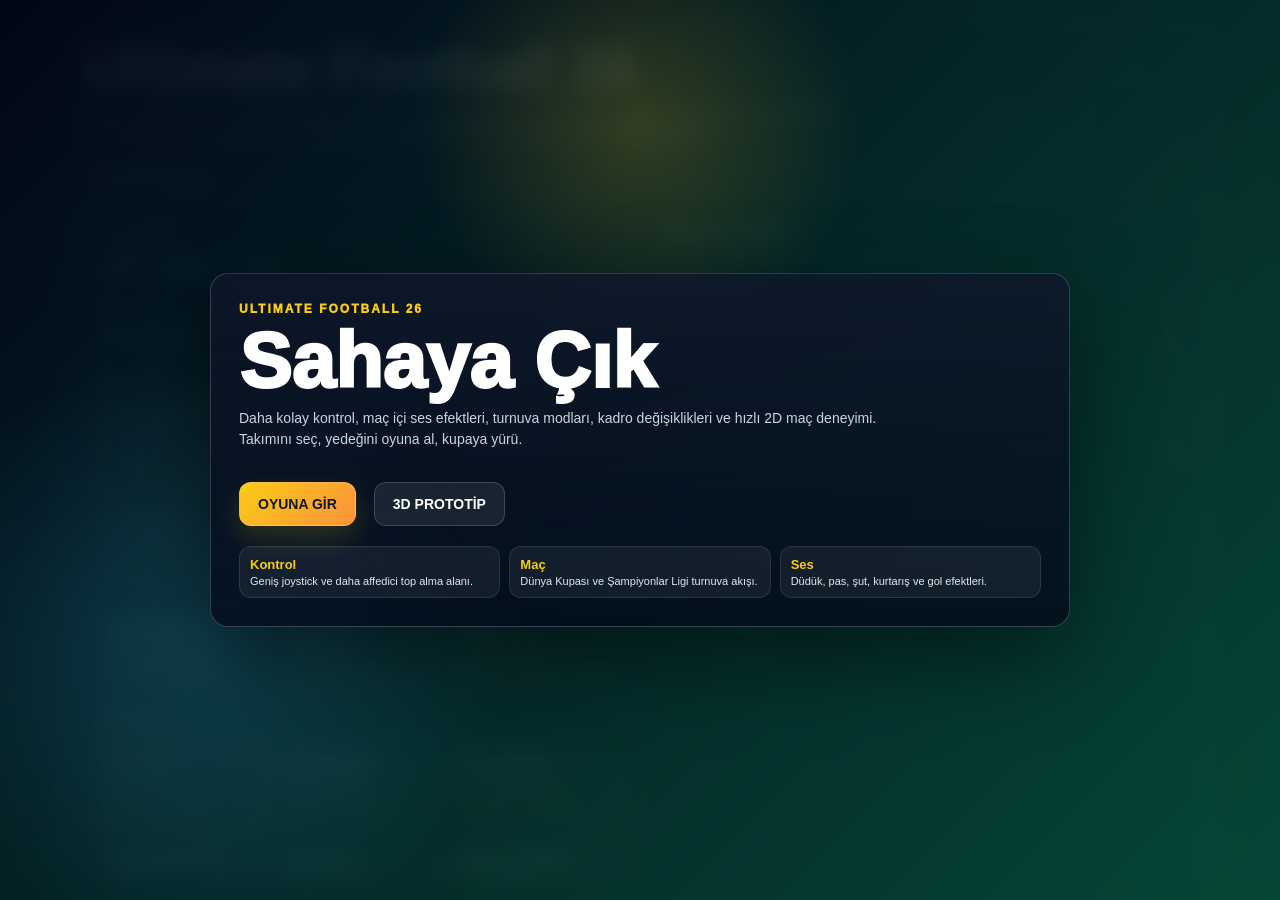
<file: index.html>
<!DOCTYPE html>
<html lang="tr">
<head>
  <meta charset="UTF-8">
  <meta name="viewport" content="width=device-width, initial-scale=1.0">
  <title>Ultimate Football 26</title>
  <meta http-equiv="refresh" content="0; url=football-game/ultimate-football-26.html">
  <link rel="canonical" href="football-game/ultimate-football-26.html">
  <style>
    html, body {
      height: 100%;
      margin: 0;
      display: grid;
      place-items: center;
      background: #020617;
      color: #f8fafc;
      font-family: Arial, sans-serif;
    }
    a { color: #38bdf8; font-weight: 700; }
  </style>
</head>
<body>
  <a href="football-game/ultimate-football-26.html">Oyunu aç</a>
</body>
</html>
</file>
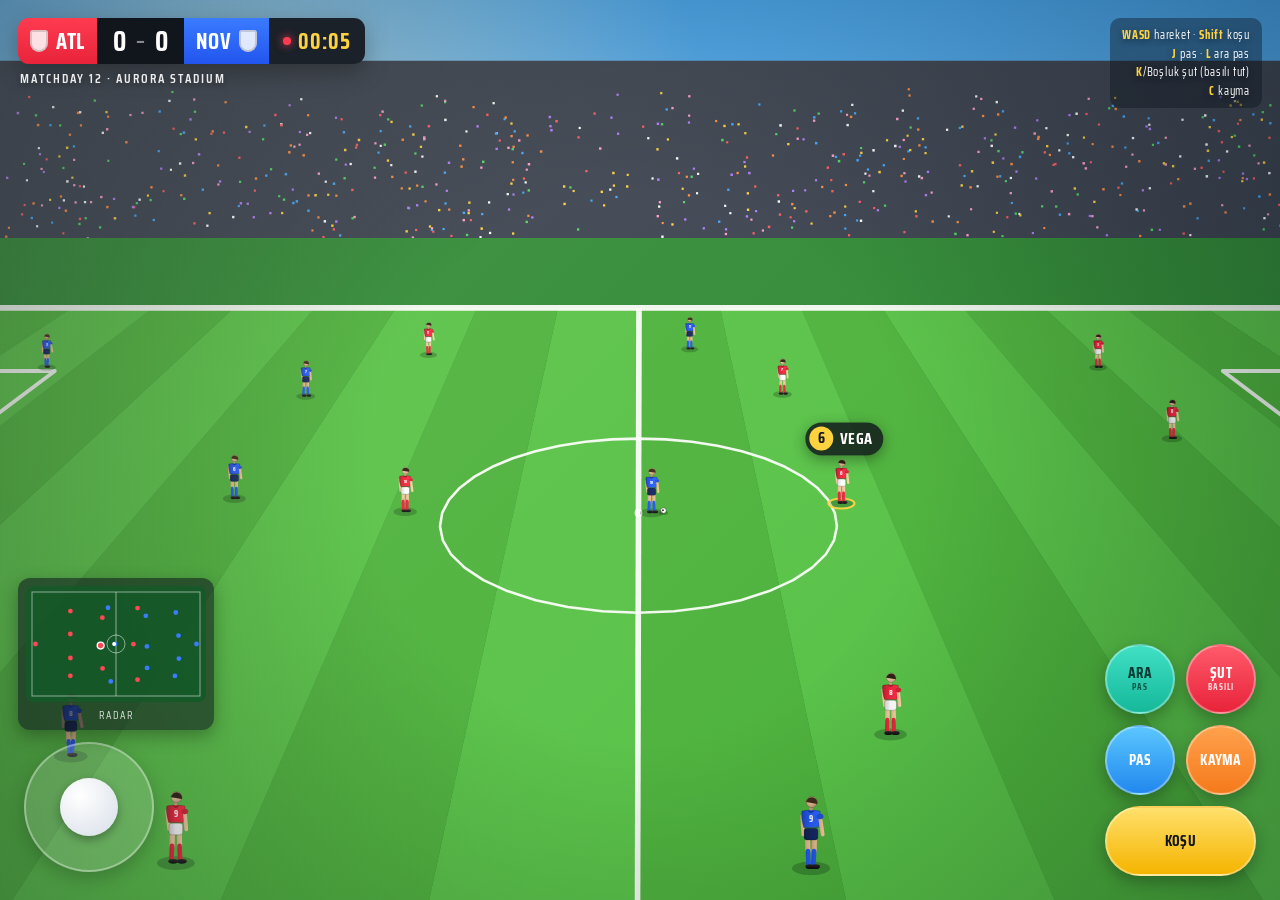
<file: football-game/fc-26/index.html>
<!DOCTYPE html>
<html lang="en">
<head>
<meta charset="UTF-8" />
<meta name="viewport" content="width=device-width, initial-scale=1, maximum-scale=1, user-scalable=no" />
<title>FC Pitch 3D — Match</title>
<link rel="preconnect" href="https://fonts.googleapis.com" />
<link rel="preconnect" href="https://fonts.gstatic.com" crossorigin />
<link href="https://fonts.googleapis.com/css2?family=Saira+Condensed:wght@600;700&family=Archivo:wght@600;700;800&display=swap" rel="stylesheet" />
<style>
  * { margin: 0; padding: 0; box-sizing: border-box; -webkit-tap-highlight-color: transparent; }
  html, body { width: 100%; height: 100%; overflow: hidden; background: #8fd3ff; font-family: 'Archivo', system-ui, sans-serif; user-select: none; }
  #c { display: block; width: 100vw; height: 100vh; }

  /* ---------- HUD ---------- */
  .hud { position: fixed; inset: 0; pointer-events: none; z-index: 10; }

  /* scoreboard top-left */
  .scoreboard {
    position: absolute; top: 18px; left: 18px; display: flex; align-items: stretch;
    height: 46px; border-radius: 11px; overflow: hidden;
    box-shadow: 0 8px 24px rgba(0,0,0,.28); font-family: 'Saira Condensed', sans-serif;
    backdrop-filter: blur(4px);
  }
  .sb-team { display: flex; align-items: center; gap: 8px; padding: 0 12px; color: #fff; font-weight: 700; font-size: 22px; letter-spacing: .5px; }
  .sb-team.home { background: linear-gradient(180deg, #ff3b50, #e8233a); }
  .sb-team.away { background: linear-gradient(180deg, #3a7bff, #2255ee); }
  .crest { width: 18px; height: 22px; border-radius: 3px 3px 9px 9px; background: rgba(255,255,255,.85); box-shadow: inset 0 0 0 2px rgba(0,0,0,.15); }
  .sb-score { display: flex; align-items: center; gap: 10px; padding: 0 16px; background: #11151c; color: #fff; font-size: 28px; font-weight: 700; }
  .sb-score .dash { opacity: .5; font-size: 20px; }
  .sb-clock { display: flex; align-items: center; gap: 7px; padding: 0 14px; background: #1b2129; color: #ffd23f; font-size: 22px; font-weight: 700; letter-spacing: 1px; }
  .live { width: 8px; height: 8px; border-radius: 50%; background: #ff3b50; box-shadow: 0 0 8px #ff3b50; animation: blink 1.4s infinite; }
  @keyframes blink { 0%,100% { opacity: 1; } 50% { opacity: .3; } }
  .matchday { position: absolute; top: 68px; left: 20px; color: #fff; font-family: 'Saira Condensed'; font-size: 13px; font-weight: 600; letter-spacing: 2px; text-shadow: 0 2px 6px rgba(0,0,0,.4); opacity: .9; }

  /* radar — lower-left, above the joystick */
  .radar-wrap { position: absolute; bottom: 170px; left: 18px; padding: 6px; background: rgba(12,18,28,.55); border-radius: 12px; box-shadow: 0 6px 18px rgba(0,0,0,.3); }
  #radar { display: block; border-radius: 8px; }
  .radar-lbl { color: #fff; font-family: 'Saira Condensed'; font-size: 11px; letter-spacing: 2px; text-align: center; margin-top: 3px; opacity: .8; }

  /* shot power meter (center-bottom) */
  .power-wrap { position: absolute; bottom: 92px; left: 50%; transform: translateX(-50%); width: 240px; opacity: 0; transition: opacity .12s; }
  .power-wrap.show { opacity: 1; }
  .power-lbl { color: #fff; font-family: 'Saira Condensed'; font-size: 13px; letter-spacing: 3px; text-align: center; margin-bottom: 5px; text-shadow: 0 2px 6px rgba(0,0,0,.5); }
  .power-bar { height: 14px; border-radius: 8px; background: rgba(0,0,0,.45); overflow: hidden; box-shadow: inset 0 1px 3px rgba(0,0,0,.5); }
  #powerFill { height: 100%; width: 0%; border-radius: 8px; background: linear-gradient(90deg, #4cd964, #ffd23f 55%, #ff3b50); transition: width .05s linear; }

  /* floating player name tag */
  .name-tag { position: absolute; display: none; align-items: center; gap: 6px; transform: translate(-50%, -120%); pointer-events: none;
    background: rgba(17,21,28,.82); padding: 4px 10px 4px 4px; border-radius: 20px; box-shadow: 0 4px 14px rgba(0,0,0,.35); }
  .name-tag .num { background: #ffd23f; color: #11151c; font-family: 'Saira Condensed'; font-weight: 700; font-size: 15px; min-width: 24px; height: 24px; border-radius: 14px; display: flex; align-items: center; justify-content: center; padding: 0 4px; }
  .name-tag .nm { color: #fff; font-family: 'Saira Condensed'; font-weight: 700; font-size: 16px; letter-spacing: .6px; }

  /* GOAL flash */
  .goal-flash { position: absolute; inset: 0; display: flex; align-items: center; justify-content: center; font-family: 'Saira Condensed'; font-weight: 700; font-size: 16vw; color: #fff; -webkit-text-stroke: 3px #11151c; text-shadow: 0 10px 40px rgba(0,0,0,.4); opacity: 0; transform: scale(.6); transition: all .35s cubic-bezier(.2,1.4,.4,1); letter-spacing: 4px; }
  .goal-flash.show { opacity: 1; transform: scale(1); }

  /* ---------- on-screen controls ---------- */
  .controls { pointer-events: none; }
  .joy { position: absolute; bottom: 28px; left: 24px; width: 130px; height: 130px; border-radius: 50%; background: rgba(255,255,255,.14); border: 2px solid rgba(255,255,255,.35); pointer-events: auto; touch-action: none; box-shadow: 0 6px 18px rgba(0,0,0,.2); }
  .joy-knob { position: absolute; top: 50%; left: 50%; width: 58px; height: 58px; margin: -29px 0 0 -29px; border-radius: 50%; background: radial-gradient(circle at 35% 30%, #fff, #d7dee8); box-shadow: 0 4px 10px rgba(0,0,0,.3); }
  .btns { position: absolute; bottom: 24px; right: 24px; display: grid; grid-template-columns: 70px 70px; grid-auto-rows: 70px; gap: 11px; pointer-events: none; }
  .btn { pointer-events: auto; touch-action: none; border-radius: 50%; display: flex; flex-direction: column; align-items: center; justify-content: center; color: #fff; font-family: 'Saira Condensed'; font-weight: 700; font-size: 15px; letter-spacing: .3px; box-shadow: 0 6px 16px rgba(0,0,0,.28); border: 2px solid rgba(255,255,255,.35); transition: transform .06s; cursor: pointer; text-align: center; line-height: 1; }
  .btn:active { transform: scale(.92); }
  .btn small { font-size: 9px; opacity: .8; letter-spacing: 1px; margin-top: 2px; }
  #btnThrough { grid-column: 1; grid-row: 1; background: linear-gradient(180deg,#3fe0c4,#16b89a); color:#063b32; }
  #btnShoot { grid-column: 2; grid-row: 1; background: linear-gradient(180deg,#ff5a6a,#e8233a); }
  #btnPass { grid-column: 1; grid-row: 2; background: linear-gradient(180deg,#5bc6ff,#2288ee); }
  #btnSlide { grid-column: 2; grid-row: 2; background: linear-gradient(180deg,#ffa14d,#f57a1b); }
  #btnSprint { grid-column: 1 / span 2; grid-row: 3; border-radius: 36px; background: linear-gradient(180deg,#ffe06b,#f5b400); color:#11151c; }

  .help { position: absolute; top: 18px; right: 18px; text-align: right; color: #fff; font-size: 12px; line-height: 1.55; font-family: 'Saira Condensed'; letter-spacing: .8px; text-shadow: 0 2px 6px rgba(0,0,0,.45); background: rgba(12,18,28,.4); padding: 8px 12px; border-radius: 10px; }
  .help b { color: #ffd23f; }
  @media (max-width: 720px) { .help { display: none; } .joy { transform: translateX(0); left: 26px; } }

  /* loading / error overlay */
  #loading { position: fixed; inset: 0; z-index: 50; display: flex; flex-direction: column; align-items: center; justify-content: center; gap: 18px; background: linear-gradient(160deg,#1b9c4b,#0f7a39); color: #fff; font-family: 'Saira Condensed', sans-serif; }
  #loading .ball { width: 46px; height: 46px; border-radius: 50%; background: #fff; box-shadow: inset -6px -6px 0 rgba(0,0,0,.12), 0 6px 16px rgba(0,0,0,.3); animation: spin 1s linear infinite; }
  @keyframes spin { to { transform: rotate(360deg); } }
  #loading .ldt { font-size: 20px; letter-spacing: 3px; opacity: .95; }
  #loading .err { display: none; max-width: 320px; text-align: center; font-size: 16px; line-height: 1.5; letter-spacing: 1px; }
  #loading.failed .ball, #loading.failed .ldt { display: none; }
  #loading.failed .err { display: block; }
</style>
</head>
<body>
<canvas id="c"></canvas>

<div class="hud">
  <div class="scoreboard">
    <div class="sb-team home"><span class="crest"></span>ATL</div>
    <div class="sb-score"><span id="scH">0</span><span class="dash">–</span><span id="scA">0</span></div>
    <div class="sb-team away">NOV<span class="crest"></span></div>
    <div class="sb-clock"><span class="live"></span><span id="clock">00:00</span></div>
  </div>
  <div class="matchday">MATCHDAY 12 · AURORA STADIUM</div>

  <div class="help">
    <b>WASD</b> hareket · <b>Shift</b> koşu<br />
    <b>J</b> pas · <b>L</b> ara pas<br />
    <b>K</b>/Boşluk şut (basılı tut)<br />
    <b>C</b> kayma
  </div>

  <div class="radar-wrap">
    <canvas id="radar" width="184" height="120"></canvas>
    <div class="radar-lbl">RADAR</div>
  </div>

  <div class="power-wrap" id="powerWrap">
    <div class="power-lbl">SHOT POWER</div>
    <div class="power-bar"><div id="powerFill"></div></div>
  </div>

  <div class="name-tag" id="nameTag"><span class="num">10</span><span class="nm">PLAYER</span></div>

  <div class="goal-flash" id="goalFlash">GOAL!</div>
</div>

<div id="loading">
  <div class="ball"></div>
  <div class="ldt">SAHA YÜKLENİYOR…</div>
  <div class="err">3B motor yüklenemedi.<br />İnternet bağlantını kontrol edip sayfayı yenile.</div>
</div>

<div class="controls">
  <div class="joy" id="joy"><div class="joy-knob" id="joyKnob"></div></div>
  <div class="btns">
    <div class="btn" id="btnThrough">ARA<small>PAS</small></div>
    <div class="btn" id="btnShoot">ŞUT<small>BASILI</small></div>
    <div class="btn" id="btnPass">PAS</div>
    <div class="btn" id="btnSlide">KAYMA</div>
    <div class="btn" id="btnSprint">KOŞU</div>
  </div>
</div>

<script src="render.js"></script>
<script src="game.js"></script>
</body>
</html>
</file>
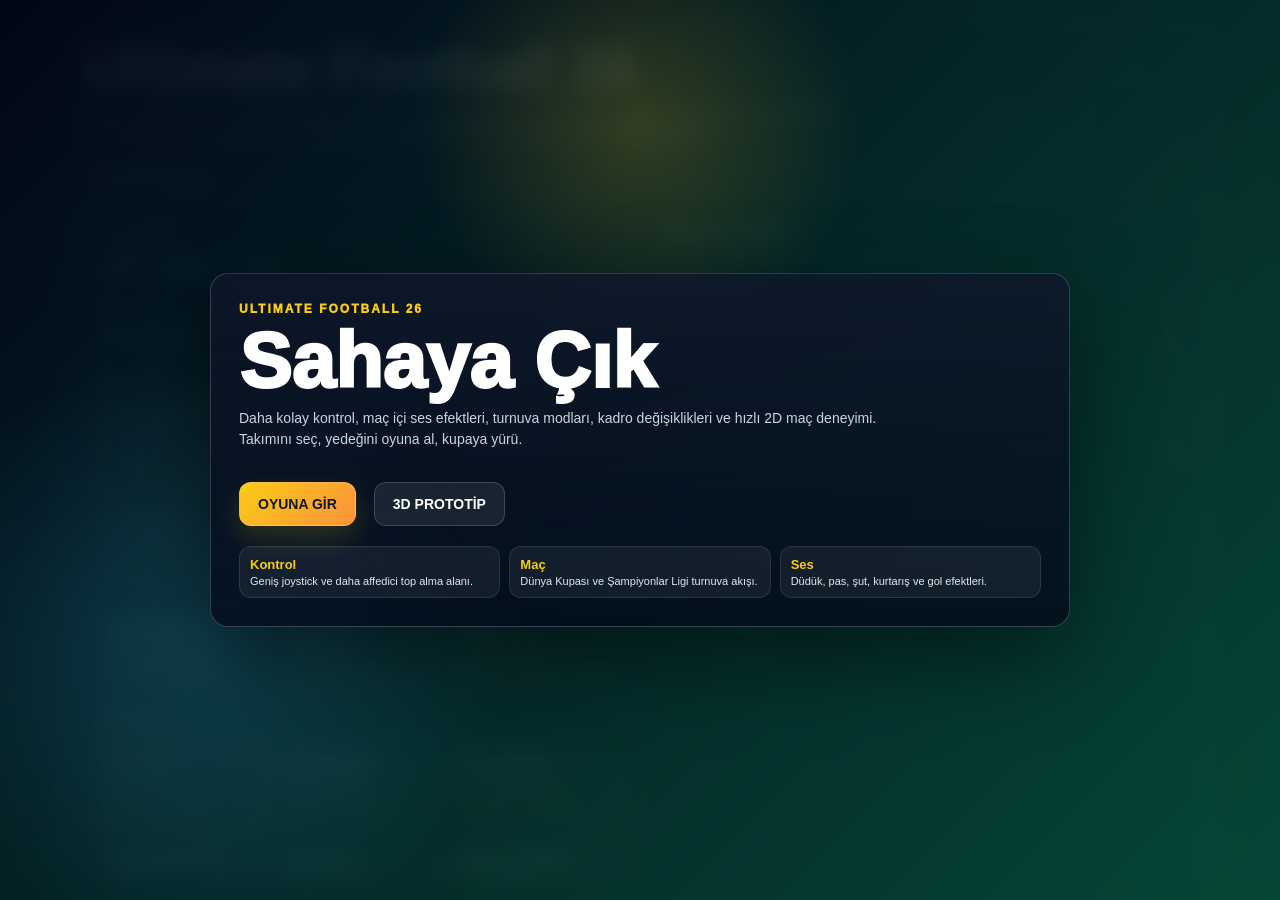
<file: football-game/ultimate-football-26.html>
<!DOCTYPE html>
<html lang="tr">
<head>
  <meta charset="UTF-8">
  <meta name="viewport" content="width=device-width, initial-scale=1.0, maximum-scale=1.0, user-scalable=no">
  <meta name="description" content="Ultimate Football 26 - 2D futbol oyunu, turnuva modu ve maç içi ses efektleri.">
  <meta name="theme-color" content="#064e3b">
  <meta name="mobile-web-app-capable" content="yes">
  <meta name="apple-mobile-web-app-capable" content="yes">
  <meta name="apple-mobile-web-app-status-bar-style" content="black-translucent">
  <meta name="apple-mobile-web-app-title" content="UF 26">
  <title>Ultimate Football 26 - 2D Tactical</title>
  <link rel="manifest" href="manifest.json">
  <link rel="apple-touch-icon" href="assets/icon-192.svg">
  <link rel="icon" type="image/svg+xml" href="assets/icon-192.svg">
  <style>
    *{box-sizing:border-box;margin:0;padding:0;user-select:none;-webkit-user-select:none;touch-action:manipulation;font-family:Inter,Arial,sans-serif}
    html,body{width:100%;height:100%;overflow:hidden;background:#020617;color:white}
    #app{position:fixed;inset:0;background:radial-gradient(circle at 50% -10%,rgba(255,255,255,.24),transparent 18%),#064e3b}
    canvas{position:fixed;inset:0;width:100%;height:100%;display:block}
    #hud{position:fixed;top:10px;left:50%;transform:translateX(-50%);z-index:20;display:flex;align-items:center;gap:12px;padding:9px 13px;border:1px solid rgba(255,255,255,.16);border-radius:18px;background:rgba(2,6,23,.72);backdrop-filter:blur(8px);box-shadow:0 12px 28px rgba(0,0,0,.28)}
    .team{min-width:86px;text-align:center;font-size:12px;font-weight:900;white-space:nowrap;overflow:hidden;text-overflow:ellipsis}.home{color:#7dd3fc}.away{color:#fda4af}
    #score{min-width:86px;text-align:center;font-size:24px;font-weight:1000}#clock{min-width:56px;font-size:13px;font-weight:900;color:#e2e8f0}
    #msg{position:fixed;top:62px;left:50%;transform:translateX(-50%);z-index:20;max-width:min(620px,calc(100vw - 28px));padding:8px 13px;border:1px solid rgba(255,255,255,.14);border-radius:999px;background:rgba(2,6,23,.62);font-size:13px;font-weight:800;text-align:center}
    #pauseBtn{position:fixed;top:12px;right:16px;z-index:24;width:42px;height:42px;border-radius:50%;border:1px solid rgba(255,255,255,.22);background:rgba(2,6,23,.62);color:white;font-size:18px;font-weight:1000}
    #radar{position:fixed;right:14px;top:88px;width:168px;height:102px;z-index:18;border:2px solid rgba(255,255,255,.34);border-radius:9px;background:rgba(5,46,22,.62);overflow:hidden;backdrop-filter:blur(6px)}
    #radar:before{content:"";position:absolute;left:50%;top:0;bottom:0;border-left:1px solid rgba(255,255,255,.35)}.dot{position:absolute;width:7px;height:7px;border-radius:50%;transform:translate(-50%,-50%)}.dot.b{background:#38bdf8}.dot.r{background:#fb7185}.dot.ball{width:6px;height:6px;background:white}
    #stats{position:fixed;left:14px;top:91px;z-index:18;width:198px;padding:12px;border:1px solid rgba(255,255,255,.14);border-radius:14px;background:rgba(2,6,23,.58);backdrop-filter:blur(8px)}
    #stats h3{font-size:12px;color:#cbd5e1;margin-bottom:8px;letter-spacing:.4px}.stat{font-size:11px;color:#e5e7eb;margin:6px 0;display:flex;justify-content:space-between;gap:8px}.stat b{color:#facc15}
    #stick{position:fixed;left:24px;bottom:24px;width:156px;height:156px;z-index:25;border-radius:50%;border:2px solid rgba(255,255,255,.24);background:rgba(2,6,23,.34);box-shadow:inset 0 0 28px rgba(255,255,255,.08),0 12px 26px rgba(0,0,0,.28);backdrop-filter:blur(6px);touch-action:none}
    #knob{position:absolute;left:50%;top:50%;width:62px;height:62px;border-radius:50%;border:3px solid rgba(255,255,255,.92);background:rgba(248,250,252,.86);transform:translate(-50%,-50%);box-shadow:0 8px 18px rgba(0,0,0,.34)}
    #actions{position:fixed;right:18px;bottom:14px;z-index:25;width:286px;height:220px;touch-action:none}.btn{position:absolute;display:grid;place-items:center;border-radius:50%;border:3px solid rgba(255,255,255,.8);color:white;font-size:11px;font-weight:1000;text-align:center;box-shadow:0 10px 22px rgba(0,0,0,.34);backdrop-filter:blur(5px);touch-action:none}.btn:active,.btn.active{transform:scale(.92);filter:brightness(1.18)}
    #shoot{right:0;top:48px;width:90px;height:90px;background:rgba(225,29,72,.82);font-size:15px}#pass{right:94px;top:112px;width:74px;height:74px;background:rgba(37,99,235,.82)}#through{right:91px;top:26px;width:74px;height:74px;background:rgba(126,34,206,.82)}
    #sprint{right:5px;top:150px;width:68px;height:68px;background:rgba(22,163,74,.82)}#switch{right:177px;top:11px;width:62px;height:62px;background:rgba(14,165,233,.72)}#skill{right:177px;top:88px;width:66px;height:66px;background:rgba(250,204,21,.82);color:#172554}#tackle{right:207px;top:154px;width:64px;height:64px;background:rgba(234,88,12,.82)}
    #power{position:fixed;right:28px;bottom:247px;z-index:26;width:210px;height:12px;border:1px solid rgba(255,255,255,.28);border-radius:999px;background:rgba(0,0,0,.38);overflow:hidden;opacity:0}#powerFill{height:100%;width:0;background:linear-gradient(90deg,#22c55e,#facc15,#ef4444)}
    .overlay{position:fixed;inset:0;z-index:50;display:grid;place-items:center;padding:22px;background:radial-gradient(circle at 25% 20%,rgba(56,189,248,.2),transparent 25%),radial-gradient(circle at 78% 24%,rgba(251,113,133,.2),transparent 26%),rgba(2,6,23,.9);backdrop-filter:blur(10px);touch-action:pan-y}
    #intro{z-index:90;background:radial-gradient(circle at 50% 14%,rgba(250,204,21,.18),transparent 22%),radial-gradient(circle at 16% 72%,rgba(56,189,248,.18),transparent 24%),linear-gradient(135deg,rgba(2,6,23,.96),rgba(6,78,59,.88))}
    .introBox{width:min(860px,calc(100vw - 30px));padding:28px;border:1px solid rgba(255,255,255,.18);border-radius:18px;background:linear-gradient(180deg,rgba(15,23,42,.86),rgba(2,6,23,.72));box-shadow:0 30px 90px rgba(0,0,0,.46);text-align:left}
    .introKicker{color:#facc15;font-size:12px;font-weight:1000;letter-spacing:2px;margin-bottom:10px}.introTitle{font-size:clamp(38px,8vw,78px);line-height:.9;font-weight:1000;margin-bottom:12px}.introText{max-width:640px;color:#cbd5e1;font-size:14px;line-height:1.5}.introActions{display:flex;flex-wrap:wrap;gap:10px;margin-top:20px}.introMeta{display:grid;grid-template-columns:repeat(3,minmax(0,1fr));gap:9px;margin-top:20px}.introMeta div{padding:10px;border:1px solid rgba(255,255,255,.1);border-radius:12px;background:rgba(255,255,255,.06);font-size:11px;color:#e2e8f0}.introMeta b{display:block;color:#facc15;font-size:13px;margin-bottom:3px}
    .card{width:min(1160px,calc(100vw - 28px));max-height:calc(100vh - 36px);overflow:auto;-webkit-overflow-scrolling:touch;overscroll-behavior:contain;touch-action:pan-y;padding:22px;border:1px solid rgba(255,255,255,.16);border-radius:18px;background:rgba(15,23,42,.84);box-shadow:0 28px 80px rgba(0,0,0,.44)}
    .title{font-size:clamp(32px,6vw,58px);line-height:.95;font-weight:1000;margin-bottom:8px}.sub{max-width:780px;color:#cbd5e1;font-size:14px;line-height:1.45;margin-bottom:16px}
    .grid{display:grid;grid-template-columns:1fr 1fr;gap:14px}.panel{padding:14px;border:1px solid rgba(255,255,255,.12);border-radius:14px;background:rgba(2,6,23,.42)}.panel h2{font-size:15px;margin-bottom:10px}
    .teams{display:grid;grid-template-columns:repeat(3,minmax(0,1fr));gap:9px;max-height:300px;overflow:auto;-webkit-overflow-scrolling:touch;touch-action:pan-y}.teamCard{min-height:92px;text-align:left;cursor:pointer;padding:11px;border:2px solid rgba(255,255,255,.12);border-radius:12px;background:rgba(255,255,255,.06);color:white}.teamCard.selected{border-color:#facc15;box-shadow:0 0 0 4px rgba(250,204,21,.12)}.teamCard b{display:block;font-size:15px;margin-bottom:4px}.teamCard span{display:block;color:#cbd5e1;font-size:11px}.stars{color:#facc15;font-size:12px;margin-top:6px}
    .chips{display:flex;flex-wrap:wrap;gap:8px;margin:8px 0 12px}.chip,.primary,.ghost{cursor:pointer;border:1px solid rgba(255,255,255,.16);border-radius:999px;padding:9px 12px;background:rgba(255,255,255,.07);color:#e2e8f0;font-size:12px;font-weight:900}.chip.active{border-color:#38bdf8;background:rgba(56,189,248,.22);color:white}
    .primary,.ghost{border-radius:12px;margin-top:12px;padding:13px 18px;color:#111827;background:linear-gradient(135deg,#facc15,#fb923c);font-size:14px;box-shadow:0 12px 28px rgba(250,204,21,.16)}.ghost{margin-left:8px;color:white;background:rgba(255,255,255,.08);box-shadow:none}
    .squad{display:grid;grid-template-columns:1fr 1fr;gap:10px}.list{display:grid;gap:6px}.playerRow{display:grid;grid-template-columns:34px 1fr 32px;gap:7px;align-items:center;padding:7px 8px;border:1px solid rgba(255,255,255,.08);border-radius:9px;background:rgba(0,0,0,.22);font-size:11px;cursor:pointer}.playerRow.selected{border-color:#facc15;background:rgba(250,204,21,.12)}.role{color:#38bdf8;font-weight:1000}.pname{white-space:nowrap;overflow:hidden;text-overflow:ellipsis}.ovr{color:#facc15;font-weight:1000;text-align:right}.hint{color:#94a3b8;font-size:11px;line-height:1.35;margin:8px 0 10px}
    #pause,#end{display:none}.endCard{text-align:center;max-width:560px}.endTitle{font-size:42px;font-weight:1000;margin-bottom:8px}
    @media(max-width:860px){#stats{display:none}#radar{width:130px;height:78px;right:9px;top:78px}#hud{transform:translateX(-50%) scale(.88);transform-origin:top center}#msg{top:58px;font-size:11px}#stick{left:10px;bottom:8px;width:172px;height:172px;transform:scale(.9);transform-origin:left bottom}#knob{width:70px;height:70px}#actions{right:6px;bottom:3px;transform:scale(.9);transform-origin:right bottom}.overlay{place-items:start center;padding:12px}.grid,.squad,.introMeta{grid-template-columns:1fr}.teams{grid-template-columns:repeat(2,minmax(0,1fr));max-height:230px}.card{padding:16px;max-height:calc(100dvh - 24px)}.introBox{padding:20px}}
  </style>
</head>
<body>
<div id="app">
  <canvas id="field"></canvas>
  <div id="hud"><div class="team home" id="homeName">RMA</div><div id="score">0 - 0</div><div class="team away" id="awayName">BAR</div><div id="clock">00:00</div></div>
  <div id="msg">Takımını seç, kadrodan yedeği ilk 11'e al ve maça başla.</div><button id="pauseBtn">Ⅱ</button>
  <div id="stats"><h3>SEÇİLİ OYUNCU</h3><div class="stat"><span>İsim</span><b id="stName">-</b></div><div class="stat"><span>Rol</span><b id="stRole">-</b></div><div class="stat"><span>Şut</span><b id="stShot">-</b></div><div class="stat"><span>Pas</span><b id="stPass">-</b></div><div class="stat"><span>Enerji</span><b id="stEnergy">-</b></div></div>
  <div id="radar"></div><div id="stick"><div id="knob"></div></div><div id="power"><div id="powerFill"></div></div>
  <div id="actions"><div class="btn" id="switch">OYUNCU<br>DEĞİŞ</div><div class="btn" id="through">ARA<br>PAS</div><div class="btn" id="shoot">ŞUT</div><div class="btn" id="pass">PAS</div><div class="btn" id="sprint">SPRINT</div><div class="btn" id="skill">ÇALIM</div><div class="btn" id="tackle">TOP<br>KAP</div></div>
  <div class="overlay" id="intro"><div class="introBox"><div class="introKicker">ULTIMATE FOOTBALL 26</div><div class="introTitle">Sahaya Çık</div><div class="introText">Daha kolay kontrol, maç içi ses efektleri, turnuva modları, kadro değişiklikleri ve hızlı 2D maç deneyimi. Takımını seç, yedeğini oyuna al, kupaya yürü.</div><div class="introActions"><button class="primary" id="enterGame">OYUNA GİR</button><button class="ghost" id="installApp" type="button" style="display:none">UYGULAMA OLARAK KUR</button><a class="ghost" href="fc-26/" target="_blank" rel="noopener noreferrer" style="text-decoration:none">3D PROTOTİP</a></div><div class="introMeta"><div><b>Kontrol</b>Geniş joystick ve daha affedici top alma alanı.</div><div><b>Maç</b>Dünya Kupası ve Şampiyonlar Ligi turnuva akışı.</div><div><b>Ses</b>Düdük, pas, şut, kurtarış ve gol efektleri.</div></div></div></div>
  <div class="overlay" id="menu"><div class="card"><div class="title">Ultimate Football 26</div><div class="sub">Kulüp takımları sadece kulüplerle, uluslar sadece uluslarla maç yapar. Dünya Kupası uluslarla, Şampiyonlar Ligi kulüplerle oynanır. Kadroda ilk 11'den bir oyuncuya, sonra yedekten bir oyuncuya tıklayarak değişiklik yapabilirsin.</div><div class="chips"><a class="chip" href="fc-26/" target="_blank" rel="noopener noreferrer" style="text-decoration:none">FC 26 3D Prototip</a></div><div class="grid"><div class="panel"><h2>Oyun Modu</h2><div class="chips" id="mode"><button class="chip active" data-v="clubs">Normal Takımlar</button><button class="chip" data-v="nations">Uluslar</button></div><h2>Turnuva</h2><div class="chips" id="competition"><button class="chip active" data-v="friendly">Hazırlık Maçı</button><button class="chip" data-v="worldcup">Dünya Kupası</button><button class="chip" data-v="ucl">Şampiyonlar Ligi</button></div><h2>Takım Seç</h2><div class="teams" id="teamCards"></div><h2 style="margin-top:14px">Rakip Seç</h2><div class="teams" id="oppCards"></div><h2 style="margin-top:14px">Müzik</h2><div class="hint">Telifli şarkı gömemem; kendi ses dosyanı seçersen arka planda döngüde çalar. Apple Music ve Spotify bağlantıları yeni sekmede açılır.</div><input id="musicFile" type="file" accept="audio/*" style="max-width:100%;color:#cbd5e1;font-size:12px"><div class="chips"><button class="chip" id="musicToggle" type="button">Müzik Aç/Kapat</button><a class="chip" href="https://music.apple.com/tr/album/meclis-i-ala-i-stanbul/1189633200?utm_source=chatgpt.com" target="_blank" rel="noopener noreferrer" style="text-decoration:none">Apple Music'te Aç</a><a class="chip" href="https://open.spotify.com/track/5NT8eHNRJnL2uoWZeIZbqG?si=268e4e36df364034" target="_blank" rel="noopener noreferrer" style="text-decoration:none">Spotify'da Aç</a></div><h2 style="margin-top:14px">Ayarlar</h2><div class="chips" id="difficulty"><button class="chip active" data-v="easy">Kolay</button><button class="chip" data-v="normal">Normal</button><button class="chip" data-v="hard">Zor</button></div><div class="chips" id="length"><button class="chip" data-v="90">1.5 dk</button><button class="chip active" data-v="150">2.5 dk</button><button class="chip" data-v="240">4 dk</button></div><button class="primary" id="start">MAÇA BAŞLA</button></div><div class="panel"><h2>Kadro ve Yedekler</h2><div class="hint" id="squadHint">Değiştirmek için ilk 11'den oyuncu seç, sonra yedeğe tıkla.</div><div class="squad"><div><h2>İlk 11</h2><div class="list" id="lineup"></div></div><div><h2>Yedekler</h2><div class="list" id="bench"></div></div></div></div></div></div></div>
  <div class="overlay" id="pause"><div class="card endCard"><div class="endTitle">Duraklatıldı</div><button class="primary" id="resume">DEVAM ET</button><button class="ghost" id="toMenu">ANA MENÜ</button></div></div>
  <div class="overlay" id="end"><div class="card endCard"><div class="endTitle" id="endTitle">Maç Bitti</div><div class="sub" id="endStats" style="margin-inline:auto"></div><button class="primary" id="again">TEKRAR OYNA</button><button class="ghost" id="endMenu">ANA MENÜ</button></div></div>
</div>
<script>
(() => {
  const $ = id => document.getElementById(id);
  const canvas = $("field"), ctx = canvas.getContext("2d"), radar = $("radar");
  const baseRoles = ["GK","RB","CB","CB","LB","RM","CM","CM","LM","ST","ST"];
  const squads = {
    realmadrid:{manager:"Jose Mourinho",coach:1.08,name:"Real Madrid",short:"RMA",color:"#e5e7eb",stars:5,style:"Hızlı hücum",lineup:[["Courtois","GK",44,72,94],["Carvajal","RB",72,78,83],["Militao","CB",56,73,88],["Rudiger","CB",50,70,90],["Mendy","LB",58,72,84],["Valverde","RM",80,85,82],["Tchouameni","CM",72,83,86],["Bellingham","CM",87,88,78],["Vinicius","LM",86,82,42],["Mbappe","ST",92,83,38],["Rodrygo","ST",86,82,45]],bench:[["Camavinga","CM",74,82,80],["Guler","AM",80,86,45],["Endrick","ST",82,70,42],["Modric","CM",76,90,60],["Brahim","AM",79,82,44]]},
    barcelona:{manager:"Hansi Flick",coach:1.07,name:"Barcelona",short:"BAR",color:"#e11d48",stars:5,style:"Pas oyunu",lineup:[["Ter Stegen","GK",42,76,90],["Kounde","RB",62,77,84],["Araujo","CB",48,67,90],["Cubarsi","CB",45,80,82],["Balde","LB",58,76,78],["Raphinha","RM",83,82,58],["De Jong","CM",74,90,76],["Pedri","CM",76,91,62],["Yamal","LM",82,86,45],["Lewandowski","ST",91,78,45],["Ferran","ST",82,77,50]],bench:[["Gavi","CM",72,84,72],["Olmo","AM",82,86,58],["Fermin","CM",76,78,62],["Christensen","CB",48,72,84],["Casado","DM",58,76,78]]},
    galatasaray:{manager:"Okan Buruk",coach:1.05,name:"Galatasaray",short:"GAL",color:"#facc15",stars:4,style:"Baskı ve bitiricilik",lineup:[["Muslera","GK",38,66,84],["Kaan","RB",58,70,78],["Davinson","CB",48,66,84],["Abdulkerim","CB",55,72,82],["Kohn","LB",57,69,74],["Baris Alper","RM",76,73,68],["Torreira","CM",62,78,86],["Sara","CM",76,81,70],["Yunus","LM",75,77,52],["Mertens","ST",82,84,48],["Icardi","ST",87,72,42]],bench:[["Ziyech","AM",80,84,42],["Zaha","LM",78,74,38],["Berkan","CM",58,70,76],["Kerem","LM",76,74,45],["Batshuayi","ST",82,66,38]]},
    fenerbahce:{manager:"Zeki Murat Gole",coach:1.00,name:"Fenerbahçe",short:"FB",color:"#2563eb",stars:4,style:"Yaratıcı orta saha",lineup:[["Livakovic","GK",36,67,83],["Osayi","RB",58,68,76],["Becao","CB",45,64,82],["Djiku","CB",48,69,80],["Kadioglu","LB",68,78,76],["Tadic","LM",78,86,50],["Fred","CM",71,82,78],["Szymanski","CM",78,82,62],["Irfan Can","RM",80,83,52],["Dzeko","ST",84,78,45],["En-Nesyri","ST",83,70,50]],bench:[["Cengiz","RM",76,74,42],["Mert Hakan","CM",70,74,68],["Yuksek","DM",58,72,80],["Muldur","RB",55,68,76],["Cenk","ST",78,68,42]]},
    mancity:{manager:"Pep Guardiola",coach:1.10,name:"Manchester City",short:"MCI",color:"#60a5fa",stars:5,style:"Pas ve pres",lineup:[["Ederson","GK",42,86,88],["Walker","RB",62,74,82],["Dias","CB",50,72,90],["Stones","CB",56,80,86],["Gvardiol","LB",62,76,84],["Foden","RM",84,88,56],["Rodri","CM",80,91,89],["De Bruyne","CM",88,94,64],["Doku","LM",76,78,42],["Haaland","ST",94,70,45],["Alvarez","ST",84,82,52]],bench:[["Grealish","LM",78,84,48],["Bernardo","CM",80,90,70],["Akanji","CB",48,72,82],["Nunes","CM",72,78,68],["Ortega","GK",34,70,80]]},
    liverpool:{manager:"Arne Slot",coach:1.07,name:"Liverpool",short:"LIV",color:"#dc2626",stars:5,style:"Tempo ve kanatlar",lineup:[["Alisson","GK",40,74,90],["Alexander-Arnold","RB",74,90,72],["Konate","CB",48,66,84],["Van Dijk","CB",58,76,92],["Robertson","LB",62,81,82],["Salah","RM",90,84,54],["Mac Allister","CM",78,86,74],["Szoboszlai","CM",82,84,68],["Luis Diaz","LM",82,78,52],["Nunez","ST",82,70,50],["Jota","ST",86,76,54]],bench:[["Gakpo","ST",80,78,48],["Elliott","RM",74,80,50],["Jones","CM",72,78,66],["Gomez","CB",45,66,78],["Endo","DM",55,72,78]]},
    bayern:{manager:"Vincent Kompany",coach:1.04,name:"Bayern Munich",short:"BAY",color:"#ef4444",stars:5,style:"Güçlü bitiricilik",lineup:[["Neuer","GK",38,78,88],["Kimmich","RB",76,88,80],["Upamecano","CB",48,68,84],["Kim","CB",44,66,86],["Davies","LB",62,75,78],["Sane","RM",84,80,48],["Goretzka","CM",80,80,78],["Musiala","CM",84,88,52],["Gnabry","LM",82,78,50],["Kane","ST",93,86,50],["Muller","ST",82,84,58]],bench:[["Coman","LM",80,76,42],["Tel","ST",78,68,40],["Laimer","CM",62,74,78],["Pavlovic","CM",66,78,70],["Ulreich","GK",32,62,76]]},
    psg:{manager:"Luis Enrique",coach:1.08,name:"Paris Saint-Germain",short:"PSG",color:"#1e40af",stars:5,style:"Yıldız hücum",lineup:[["Donnarumma","GK",36,66,88],["Hakimi","RB",70,78,78],["Marquinhos","CB",52,76,86],["Skriniar","CB",46,66,84],["Nuno Mendes","LB",62,74,76],["Dembele","RM",82,84,42],["Vitinha","CM",74,86,66],["Fabian","CM",76,84,68],["Barcola","LM",78,74,40],["Asensio","ST",82,84,42],["Ramos","ST",84,72,48]],bench:[["Kolo Muani","ST",78,68,44],["Lee Kang-in","AM",76,82,48],["Ugarte","DM",54,72,82],["Lucas","CB",48,70,80],["Navas","GK",34,68,82]]},
    arsenal:{manager:"Mikel Arteta",coach:1.07,name:"Arsenal",short:"ARS",color:"#ef4444",stars:5,style:"Genç ve dengeli",lineup:[["Raya","GK",36,72,84],["White","RB",58,78,82],["Saliba","CB",46,70,88],["Gabriel","CB",48,68,86],["Zinchenko","LB",62,82,74],["Saka","RM",84,86,58],["Rice","CM",72,82,88],["Odegaard","CM",82,90,62],["Martinelli","LM",80,75,42],["Havertz","ST",82,82,58],["Jesus","ST",82,78,56]],bench:[["Trossard","LM",80,80,46],["Partey","DM",64,78,80],["Jorginho","CM",58,84,70],["Timber","CB",52,72,80],["Ramsdale","GK",34,68,80]]},
    besiktas:{manager:"Ole Gunnar Solskjaer",coach:1.00,name:"Beşiktaş",short:"BJK",color:"#111827",stars:4,style:"Mücadeleci oyun",lineup:[["Mert","GK",34,62,78],["Svensson","RB",52,66,74],["Colley","CB",44,62,80],["Uduokhai","CB",46,64,78],["Masuaku","LB",60,72,72],["Rashica","RM",72,74,50],["Gedson","CM",68,78,76],["Al Musrati","CM",62,76,78],["Semih","LM",76,68,44],["Immobile","ST",84,70,42],["Muci","ST",78,76,48]],bench:[["Joao Mario","CM",72,80,58],["Ndour","CM",64,72,68],["Onana","DM",52,66,76],["Zaynutdinov","LB",54,66,72],["Ersin","GK",32,60,74]]},
    turkey:{manager:"Vincenzo Montella",coach:1.05,name:"Türkiye",short:"TUR",color:"#dc2626",stars:4,style:"Hızlı geçiş",lineup:[["Mert Gunok","GK",36,64,78],["Zeki Celik","RB",56,68,76],["Merih","CB",44,62,82],["Abdulkerim","CB",55,72,82],["Ferdi","LB",68,80,76],["Baris Alper","RM",76,73,68],["Hakan","CM",82,88,72],["Arda Guler","CM",82,86,48],["Kenan","LM",78,76,48],["Semih","ST",76,68,46],["Kerem","ST",78,74,46]],bench:[["Orkun","CM",74,80,68],["Ismail","DM",54,72,80],["Yusuf Yazici","AM",80,82,45],["Cenk","ST",78,68,42],["Ugurcan","GK",34,62,78]]},
    brazil:{manager:"Carlo Ancelotti",coach:1.09,name:"Brazil",short:"BRA",color:"#22c55e",stars:5,style:"Teknik oyun",lineup:[["Alisson","GK",40,74,90],["Danilo","RB",56,72,78],["Marquinhos","CB",52,76,86],["Militao","CB",56,73,88],["Wendell","LB",58,70,74],["Raphinha","RM",83,82,58],["Guimaraes","CM",76,84,78],["Paqueta","CM",80,86,66],["Vinicius","LM",86,82,42],["Rodrygo","ST",86,82,45],["Endrick","ST",82,70,42]],bench:[["Martinelli","LM",80,75,42],["Richarlison","ST",80,68,44],["Douglas Luiz","CM",72,80,76],["Bremer","CB",46,64,84],["Ederson","GK",42,86,88]]},
    france:{manager:"Didier Deschamps",coach:1.07,name:"France",short:"FRA",color:"#2563eb",stars:5,style:"Hız ve yıldız hücum",lineup:[["Maignan","GK",38,72,88],["Kounde","RB",62,77,84],["Saliba","CB",46,70,88],["Upamecano","CB",48,68,84],["Theo","LB",74,78,78],["Dembele","RM",82,84,42],["Tchouameni","CM",72,83,86],["Griezmann","CM",86,88,66],["Coman","LM",80,78,42],["Mbappe","ST",92,83,38],["Giroud","ST",86,75,48]],bench:[["Camavinga","CM",72,82,78],["Barcola","LM",78,74,40],["Kante","DM",58,76,88],["Thuram","ST",80,70,46],["Muani","ST",78,68,44]]},
    germany:{manager:"Julian Nagelsmann",coach:1.06,name:"Germany",short:"GER",color:"#f8fafc",stars:5,style:"Disiplinli pas",lineup:[["Neuer","GK",38,78,88],["Kimmich","RB",76,88,80],["Rudiger","CB",50,70,90],["Tah","CB",48,68,84],["Mittelstadt","LB",60,74,76],["Sane","RM",84,80,48],["Kroos","CM",78,92,62],["Gundogan","CM",80,88,64],["Wirtz","LM",84,88,52],["Havertz","ST",82,82,58],["Fullkrug","ST",84,70,48]],bench:[["Musiala","AM",84,88,48],["Andrich","DM",62,76,82],["Can","DM",58,72,80],["Brandt","AM",78,84,50],["Ter Stegen","GK",42,76,88]]},
    argentina:{manager:"Lionel Scaloni",coach:1.08,name:"Argentina",short:"ARG",color:"#7dd3fc",stars:5,style:"Teknik oyun kurma",lineup:[["Martinez","GK",38,70,86],["Molina","RB",62,74,78],["Romero","CB",48,68,86],["Otamendi","CB",42,66,84],["Tagliafico","LB",56,70,78],["Di Maria","RM",82,84,46],["De Paul","CM",74,84,76],["Mac Allister","CM",78,86,72],["Messi","LM",90,92,38],["Alvarez","ST",84,78,54],["Lautaro","ST",88,74,48]],bench:[["Enzo","CM",78,84,74],["Paredes","DM",64,80,76],["Dybala","AM",84,86,40],["Lo Celso","CM",76,82,64],["Montiel","RB",54,68,76]]},
    england:{manager:"Thomas Tuchel",coach:1.07,name:"England",short:"ENG",color:"#f8fafc",stars:5,style:"Tempo ve şut",lineup:[["Pickford","GK",36,68,82],["Walker","RB",62,74,82],["Stones","CB",56,80,86],["Maguire","CB",46,66,80],["Shaw","LB",60,76,78],["Saka","RM",84,86,58],["Rice","CM",72,82,88],["Bellingham","CM",87,88,78],["Foden","LM",84,88,56],["Kane","ST",93,86,50],["Watkins","ST",84,70,48]],bench:[["Palmer","AM",84,86,48],["Grealish","LM",78,84,48],["Mainoo","CM",70,78,70],["Trippier","RB",60,78,76],["Ramsdale","GK",34,68,80]]},
    spain:{manager:"Luis de la Fuente",coach:1.08,name:"Spain",short:"ESP",color:"#dc2626",stars:5,style:"Pas kontrolü",lineup:[["Unai Simon","GK",36,70,84],["Carvajal","RB",72,78,83],["Le Normand","CB",46,68,82],["Laporte","CB",50,76,84],["Grimaldo","LB",66,82,74],["Yamal","RM",82,86,45],["Rodri","CM",80,91,89],["Pedri","CM",76,91,62],["Nico Williams","LM",80,76,42],["Morata","ST",82,72,46],["Olmo","ST",82,86,58]],bench:[["Gavi","CM",72,84,72],["Merino","CM",70,80,76],["Ferran","ST",82,77,50],["Nacho","CB",44,68,80],["Raya","GK",36,72,84]]},
    portugal:{manager:"Roberto Martinez",coach:1.05,name:"Portugal",short:"POR",color:"#16a34a",stars:5,style:"Kanat ve bitiricilik",lineup:[["Costa","GK",38,72,86],["Cancelo","RB",70,84,76],["Dias","CB",50,72,90],["Pepe","CB",42,66,84],["Mendes","LB",62,74,76],["Bernardo","RM",80,90,70],["Palhinha","CM",58,76,86],["Bruno","CM",86,90,64],["Leao","LM",84,74,38],["Ronaldo","ST",90,72,42],["Jota","ST",86,76,54]],bench:[["Felix","AM",82,82,42],["Vitinha","CM",74,86,66],["Ramos","ST",84,72,48],["Dalot","RB",56,72,76],["Patricio","GK",32,64,80]]},
    italy:{manager:"Gennaro Gattuso",coach:1.02,name:"Italy",short:"ITA",color:"#2563eb",stars:4,style:"Savunma disiplini",lineup:[["Donnarumma","GK",36,66,88],["Di Lorenzo","RB",58,72,80],["Bastoni","CB",50,74,86],["Acerbi","CB",42,68,82],["Dimarco","LB",66,80,76],["Chiesa","RM",82,78,46],["Barella","CM",76,84,80],["Jorginho","CM",58,84,70],["Zaccagni","LM",76,74,46],["Scamacca","ST",82,70,46],["Raspadori","ST",78,76,44]],bench:[["Pellegrini","CM",76,82,66],["Frattesi","CM",74,78,70],["Retegui","ST",78,66,46],["Calafiori","CB",50,70,80],["Vicario","GK",34,68,82]]},
    netherlands:{manager:"Ronald Koeman",coach:1.04,name:"Netherlands",short:"NED",color:"#f97316",stars:4,style:"Total futbol",lineup:[["Verbruggen","GK",34,68,80],["Dumfries","RB",66,70,78],["Van Dijk","CB",58,76,92],["De Ligt","CB",48,70,86],["Ake","LB",54,74,82],["Frimpong","RM",78,74,62],["De Jong","CM",74,90,76],["Reijnders","CM",74,82,70],["Gakpo","LM",80,78,48],["Depay","ST",82,80,42],["Weghorst","ST",78,66,50]],bench:[["Simons","AM",80,82,48],["Malen","ST",78,72,42],["Koopmeiners","CM",76,82,72],["Blind","LB",46,78,76],["Flekken","GK",32,64,78]]},
    japan:{manager:"Hajime Moriyasu",coach:1.04,name:"Japan",short:"JPN",color:"#1d4ed8",stars:4,style:"Çabuk pas",lineup:[["Suzuki","GK",34,62,76],["Tomiyasu","RB",58,72,82],["Itakura","CB",46,68,80],["Taniguchi","CB",42,66,76],["Ito","LB",60,70,72],["Kubo","RM",78,82,44],["Endo","CM",58,74,82],["Morita","CM",66,78,74],["Mitoma","LM",80,76,42],["Minamino","ST",78,80,46],["Ueda","ST",76,66,44]],bench:[["Doan","RM",76,78,46],["Kamada","CM",74,82,64],["Maeda","LM",72,68,54],["Machida","CB",42,64,76],["Osako","GK",32,60,74]]}
  };
  const clubIds = ["realmadrid","barcelona","galatasaray","fenerbahce","mancity","liverpool","bayern","psg","arsenal","besiktas"];
  const nationIds = ["turkey","brazil","france","germany","argentina","england","spain","portugal","italy","netherlands","japan"];
  const idsForMode = () => state.mode === "nations" ? nationIds : clubIds;
  const state = {w:innerWidth,h:innerHeight,running:false,paused:false,mode:"clubs",competition:"friendly",tournament:null,team:"realmadrid",opp:"barcelona",difficulty:"easy",matchLength:150,time:0,score:[0,0],selected:9,selectedLineup:null,home:[],away:[],ball:{x:0,y:0,vx:0,vy:0,owner:null,last:"home",passTarget:null},input:{x:0,y:0,sprint:false},charge:{active:false,start:0,value:0},stats:{shots:0,passes:0,tackles:0},last:performance.now(),goalLock:false,music:null,musicUrl:null,audio:null};
  const clamp=(v,a,b)=>Math.max(a,Math.min(b,v)), dist=(a,b)=>Math.hypot(a.x-b.x,a.y-b.y), norm=(x,y)=>{const d=Math.hypot(x,y)||1;return{x:x/d,y:y/d,d}};
  function ovr(p){return Math.round((p[2]+p[3]+p[4])/3)}
  function roleFit(natural,slot){if(natural===slot)return 1;if((natural==="AM"&&["CM","ST"].includes(slot))||(natural==="DM"&&slot==="CM")||(natural==="LM"&&slot==="RM")||(natural==="RM"&&slot==="LM")||(natural==="ST"&&["LM","RM"].includes(slot)))return .94;if((natural==="CB"&&["LB","RB"].includes(slot))||(natural==="LB"&&slot==="RB")||(natural==="RB"&&slot==="LB"))return .9;return .82}
  function playerScore(p,slot){return ovr(p)*roleFit(p[5]||p[1],slot)}
  function teamScore(id){const t=squads[id];return Math.round((t.lineup.reduce((s,p,i)=>s+playerScore(p,baseRoles[i]),0)/t.lineup.length)*(t.coach||1))}
  function size(){state.w=innerWidth;state.h=innerHeight;canvas.width=state.w*devicePixelRatio;canvas.height=state.h*devicePixelRatio;ctx.setTransform(devicePixelRatio,0,0,devicePixelRatio,0,0)}
  function msg(t){$("msg").textContent=t}
  function audio(){if(state.audio)return state.audio;const AC=window.AudioContext||window.webkitAudioContext;if(!AC)return null;const ctx=new AC(),master=ctx.createGain();master.gain.value=.34;master.connect(ctx.destination);state.audio={ctx,master,crowd:null,crowdGain:null};return state.audio}
  function unlockAudio(){const a=audio();if(!a)return;if(a.ctx.state==="suspended")a.ctx.resume();stadium(true)}
  function tone(type,f1,f2,dur,gain,delay=0){const a=audio();if(!a)return;const t=a.ctx.currentTime+delay,o=a.ctx.createOscillator(),g=a.ctx.createGain();o.type=type;o.frequency.setValueAtTime(f1,t);o.frequency.exponentialRampToValueAtTime(Math.max(1,f2),t+dur);g.gain.setValueAtTime(0,t);g.gain.linearRampToValueAtTime(gain,t+.01);g.gain.exponentialRampToValueAtTime(.001,t+dur);o.connect(g);g.connect(a.master);o.start(t);o.stop(t+dur+.03)}
  function noiseSound(dur,gain,filterType="lowpass",freq=900,delay=0){const a=audio();if(!a)return;const t=a.ctx.currentTime+delay,len=Math.max(1,Math.floor(a.ctx.sampleRate*dur)),buf=a.ctx.createBuffer(1,len,a.ctx.sampleRate),data=buf.getChannelData(0);for(let i=0;i<len;i++)data[i]=(Math.random()*2-1)*(1-i/len);const src=a.ctx.createBufferSource(),f=a.ctx.createBiquadFilter(),g=a.ctx.createGain();src.buffer=buf;f.type=filterType;f.frequency.value=freq;g.gain.setValueAtTime(gain,t);g.gain.exponentialRampToValueAtTime(.001,t+dur);src.connect(f);f.connect(g);g.connect(a.master);src.start(t)}
  function stadium(on){const a=audio();if(!a)return;if(!on){if(a.crowd){a.crowd.stop();a.crowd=null}return}if(a.crowd)return;const len=a.ctx.sampleRate*2,buf=a.ctx.createBuffer(1,len,a.ctx.sampleRate),data=buf.getChannelData(0);for(let i=0;i<len;i++){const wave=Math.sin(i*.013)*.14+Math.sin(i*.031)*.08;data[i]=(Math.random()*2-1)*.18+wave}const src=a.ctx.createBufferSource(),f=a.ctx.createBiquadFilter(),g=a.ctx.createGain();src.buffer=buf;src.loop=true;f.type="bandpass";f.frequency.value=520;f.Q.value=.55;g.gain.value=.038;src.connect(f);f.connect(g);g.connect(a.master);src.start();a.crowd=src;a.crowdGain=g}
  function sound(name,intensity=1){const a=audio();if(!a)return;if(a.ctx.state==="suspended")a.ctx.resume();const n=clamp(intensity,.45,1.8);if(name==="whistle"){tone("sine",1850,2050,.14,.09*n);tone("sine",2050,1600,.12,.075*n,.15)}else if(name==="pass"){tone("triangle",145,75,.09,.13*n);noiseSound(.055,.045*n,"lowpass",620)}else if(name==="shoot"){tone("square",95,42,.16,.16*n);noiseSound(.13,.08*n,"lowpass",420)}else if(name==="dribble"){tone("triangle",120,80,.055,.07*n);tone("triangle",105,70,.05,.05*n,.08)}else if(name==="tackle"){noiseSound(.16,.12*n,"bandpass",760);tone("sawtooth",120,48,.12,.09*n)}else if(name==="save"){noiseSound(.24,.13*n,"lowpass",520);tone("triangle",170,58,.18,.12*n)}else if(name==="miss"){tone("sine",260,180,.1,.045*n)}else if(name==="goal"){tone("sine",740,980,.22,.08*n);tone("sine",980,1320,.28,.075*n,.2);noiseSound(1.3,.16*n,"bandpass",950,.05)}}
  function cardHTML(id,selected){const t=squads[id];return `<button class="teamCard ${selected?"selected":""}" data-id="${id}"><b>${t.name}</b><span>${t.style}</span><span>TD: ${t.manager}</span><div class="stars">${"★".repeat(t.stars)}${"☆".repeat(5-t.stars)} · Güç ${teamScore(id)}</div></button>`}
  function competitionName(){return state.competition==="worldcup"?"Dünya Kupası":state.competition==="ucl"?"Şampiyonlar Ligi":"Hazırlık Maçı"}
  function shuffle(a){return [...a].sort(()=>Math.random()-.5)}
  function syncCompetitionMode(){if(state.competition==="worldcup")state.mode="nations";if(state.competition==="ucl")state.mode="clubs";const ids=idsForMode();if(!ids.includes(state.team))state.team=ids[0];if(!ids.includes(state.opp)||state.opp===state.team)state.opp=ids.find(x=>x!==state.team)||ids[0]}
  function setupTournament(){syncCompetitionMode();if(state.competition==="friendly"){state.tournament=null;return}if(state.tournament&&state.tournament.type===state.competition&&state.tournament.team===state.team){state.opp=state.tournament.opponents[state.tournament.round];return}const ids=idsForMode().filter(id=>id!==state.team),opponents=shuffle(ids).slice(0,3);state.tournament={type:state.competition,team:state.team,round:0,rounds:["Çeyrek Final","Yarı Final","Final"],opponents};state.opp=opponents[0]}
  function renderMenu(){const ids=idsForMode(),wrap=$("teamCards"),oppWrap=$("oppCards"),tour=state.competition!=="friendly";if(!ids.includes(state.team))state.team=ids[0];if(!ids.includes(state.opp)||state.opp===state.team)state.opp=ids.find(x=>x!==state.team)||ids[0];wrap.innerHTML=ids.map(id=>cardHTML(id,id===state.team)).join("");oppWrap.innerHTML=tour?`<div class="hint">Turnuvada rakipler otomatik belirlenir. ${competitionName()} 3 turlu eleme olarak oynanır.</div>`:ids.filter(id=>id!==state.team).map(id=>cardHTML(id,id===state.opp)).join("");$("mode").querySelectorAll(".chip").forEach(x=>x.classList.toggle("active",x.dataset.v===state.mode));$("competition").querySelectorAll(".chip").forEach(x=>x.classList.toggle("active",x.dataset.v===state.competition));wrap.querySelectorAll(".teamCard").forEach(b=>b.onclick=()=>{state.team=b.dataset.id;const fresh=idsForMode();if(state.opp===state.team||!fresh.includes(state.opp))state.opp=fresh.find(x=>x!==state.team)||fresh[0];state.selectedLineup=null;state.tournament=null;renderMenu();});oppWrap.querySelectorAll(".teamCard").forEach(b=>b.onclick=()=>{state.opp=b.dataset.id;renderMenu();});renderSquad()}
  function renderSquad(){const team=squads[state.team];$("lineup").innerHTML=team.lineup.map((p,i)=>`<div class="playerRow ${state.selectedLineup===i?"selected":""}" data-i="${i}"><span class="role">${p[1]}</span><span class="pname">${i+1}. ${p[0]}</span><span class="ovr">${Math.round(playerScore(p,baseRoles[i]))}</span></div>`).join("");$("bench").innerHTML=team.bench.map((p,i)=>`<div class="playerRow" data-b="${i}"><span class="role">${p[1]}</span><span class="pname">${p[0]}</span><span class="ovr">${ovr(p)}</span></div>`).join("");document.querySelectorAll("[data-i]").forEach(el=>el.onclick=()=>{state.selectedLineup=Number(el.dataset.i);renderSquad();msg("Şimdi yedekten bir oyuncu seç.")});document.querySelectorAll("[data-b]").forEach(el=>el.onclick=()=>{if(state.selectedLineup===null){msg("Önce ilk 11'den çıkaracağın oyuncuyu seç.");return}const bi=Number(el.dataset.b);const li=state.selectedLineup;const out=team.lineup[li];if(!out[5])out[5]=out[1];const incoming=[...team.bench[bi]];if(!incoming[5])incoming[5]=incoming[1];incoming[1]=baseRoles[li];team.lineup[li]=incoming;team.bench[bi]=out;state.selectedLineup=null;renderMenu();msg(`${team.lineup[li][0]} ilk 11'e alındı. Takım gücü: ${teamScore(state.team)}`)})}
  function mk(side,i,p){const baseX=[.08,.18,.17,.17,.18,.31,.39,.39,.31,.48,.48],left=side==="home",x=left?baseX[i]:1-baseX[i],y=[.50,.18,.38,.62,.82,.22,.40,.60,.78,.42,.58][i],fit=roleFit(p[5]||p[1],baseRoles[i]),coach=squads[side==="home"?state.team:state.opp].coach||1,quality=playerScore(p,baseRoles[i]);return{id:side+i,side,i,name:p[0],role:p[1],natural:p[5]||p[1],fit,quality,shot:p[2]*fit*coach,pass:p[3]*fit*coach,def:p[4]*fit*coach,x:x*state.w,y:y*state.h,homeX:x,homeY:y,vx:0,vy:0,stamina:100,speed:(1.75+(quality/100)*2.05)*coach,diveT:0,diveX:0,diveY:0,diveSide:0}} 
  function buildTeams(){const home=squads[state.team], away=squads[state.opp];state.home=home.lineup.map((p,i)=>mk("home",i,p));state.away=away.lineup.map((p,i)=>mk("away",i,p));radar.innerHTML="";[...state.home,...state.away].forEach(p=>{const d=document.createElement("i");d.className="dot "+(p.side==="home"?"b":"r");d.dataset.id=p.id;radar.appendChild(d)});const b=document.createElement("i");b.className="dot ball";b.dataset.id="ball";radar.appendChild(b)}
  function owner(){return [...state.home,...state.away].find(p=>p.id===state.ball.owner)||null}
  function attach(p){state.ball.owner=p.id;state.ball.passTarget=null;state.ball.last=p.side;state.ball.x=p.x+(p.side==="home"?22:-22);state.ball.y=p.y+5;state.ball.vx=0;state.ball.vy=0}
  function kickoff(){[...state.home,...state.away].forEach(p=>{p.x=p.homeX*state.w;p.y=p.homeY*state.h;p.stamina=100;p.diveT=0;p.diveX=0;p.diveY=0;p.diveSide=0});state.selected=9;const p=state.home[9];p.x=state.w/2-22;p.y=state.h/2-5;state.ball.owner=p.id;state.ball.passTarget=null;state.ball.last="home";state.ball.x=state.w/2;state.ball.y=state.h/2;state.ball.vx=0;state.ball.vy=0}
  function start(){unlockAudio();setupTournament();const ids=idsForMode();if(state.team===state.opp||!ids.includes(state.opp))state.opp=ids.find(x=>x!==state.team)||ids[0];buildTeams();state.running=true;state.paused=false;state.time=0;state.score=[0,0];state.stats={shots:0,passes:0,tackles:0};$("homeName").textContent=squads[state.team].short;$("awayName").textContent=squads[state.opp].short;$("score").textContent="0 - 0";$("menu").style.display="none";$("end").style.display="none";kickoff();sound("whistle",1);const round=state.tournament?` · ${state.tournament.rounds[state.tournament.round]}`:"";msg(`${competitionName()}${round}: ${squads[state.team].short} - ${squads[state.opp].short}. ${squads[state.team].manager} yönetiminde güç ${teamScore(state.team)}.`)}
  function canBall(){const p=state.home[state.selected],o=owner();if(o&&o.id===p.id)return p;if(!o&&dist(p,state.ball)<68){attach(p);return p}msg("Topa yaklaşmalısın.");return null}
  function dir(){return Math.abs(state.input.x)+Math.abs(state.input.y)>.08?norm(state.input.x,state.input.y):norm(1,0)}
  function kick(p,target,power,type){const d=target?norm(target.x-p.x,target.y-p.y):(p.side==="home"?dir():norm(-1,(Math.random()-.5)*.55));state.ball.owner=null;state.ball.passTarget=type==="pass"&&target&&target.id?target.id:null;state.ball.last=p.side;state.ball.x=p.x+d.x*27;state.ball.y=p.y+d.y*18;state.ball.vx=d.x*power;state.ball.vy=d.y*power;if(type==="shoot")sound("shoot",power/18);else if(type==="pass")sound("pass",power/11);if(p.side==="home"){if(type==="shoot")state.stats.shots++;if(type==="pass")state.stats.passes++}}
  function shotTarget(p){const y=clamp(state.h/2+(p.side==="home"?state.input.y:Math.random()-.5)*112,state.h/2-82,state.h/2+82);return{x:p.side==="home"?state.w+110:-110,y}}
  function target(th){const p=state.home[state.selected],aim=dir();let best=null,bs=-1e9;state.home.forEach(t=>{if(t.id===p.id)return;const dx=t.x-p.x,dy=t.y-p.y,d=Math.hypot(dx,dy)||1,forward=(dx/d),input=(dx/d)*aim.x+(dy/d)*aim.y,score=input*160+forward*90-Math.abs(d-210)*.35-Math.abs(dy)*.18+(t.role==="ST"?18:0);if(score>bs){bs=score;best=t}});const t=best||state.home.find(x=>x.id!==p.id)||p;return th?{id:t.id,x:clamp(t.x+75,30,state.w-30),y:clamp(t.y+state.input.y*45,60,state.h-30)}:t}
  function doPass(th=false){const p=canBall();if(!p)return;const t=target(th),d=Math.hypot(t.x-p.x,t.y-p.y),power=clamp(d/34,6.8,11.8)+(th?1.4:0);kick(p,t,power,"pass");msg(th?"Ara pas.":"Pas çıktı.")}
  function startShoot(){if(!canBall())return;state.charge.active=true;state.charge.start=performance.now();$("power").style.opacity=1}
  function releaseShoot(){if(!state.charge.active)return;const p=state.home[state.selected],v=Math.max(.28,state.charge.value);state.charge.active=false;$("power").style.opacity=0;$("powerFill").style.width="0";kick(p,shotTarget(p),(13+p.shot/11)*(.62+v*.88),"shoot");p.stamina=clamp(p.stamina-8-v*10,0,100);msg("Kaleye şut!")}
  function switchP(){let bi=0,bd=1e9;state.home.forEach((p,i)=>{const d=dist(p,state.ball);if(d<bd){bd=d;bi=i}});state.selected=bi;msg(`Oyuncu: ${state.home[bi].name}`)}
  function skill(){const p=canBall();if(!p)return;const d=dir();p.x=clamp(p.x+d.x*62,24,state.w-24);p.y=clamp(p.y+d.y*62,70,state.h-24);p.stamina=clamp(p.stamina-9,0,100);attach(p);sound("dribble",1);msg("Çalım.")}
  function tackle(){const p=state.home[state.selected],o=nearest(state.away,owner()||state.ball);if(!o||dist(p,o)>70){sound("miss",1);msg("Top kapmak için yaklaş.");return}if(Math.random()<clamp((p.def+p.stamina*.35+p.quality*.25)/150,.28,.94)){attach(p);state.stats.tackles++;sound("tackle",1);msg(`${p.name} topu kaptı.`)}else{sound("miss",1);msg("Müdahale boşa gitti.")}}
  function nearest(list,t){let b=null,bd=1e9;list.forEach(p=>{const d=dist(p,t);if(d<bd){bd=d;b=p}});return b}
  function moveTo(p,tx,ty,s,dt){const d=norm(tx-p.x,ty-p.y);if(d.d>4){p.x=clamp(p.x+d.x*s*dt*60,24,state.w-24);p.y=clamp(p.y+d.y*s*dt*60,70,state.h-24)}p.stamina=clamp(p.stamina+5*dt,0,100)}
  function update(dt){if(!state.running||state.paused||state.goalLock)return;state.time+=dt;if(state.time>=state.matchLength){end();return}if(state.charge.active){state.charge.value=clamp((performance.now()-state.charge.start)/1100,0,1);$("powerFill").style.width=Math.round(state.charge.value*100)+"%"}autoSwitch();const p=state.home[state.selected],moving=Math.abs(state.input.x)+Math.abs(state.input.y)>.08,sprint=state.input.sprint&&moving&&p.stamina>2?1.55:1;p.x=clamp(p.x+state.input.x*p.speed*sprint*dt*60,24,state.w-24);p.y=clamp(p.y+state.input.y*p.speed*sprint*dt*60,70,state.h-24);p.stamina=clamp(p.stamina+(state.input.sprint&&moving?-18:8)*dt,0,100);if(state.ball.owner===p.id)attach(p);updateAI(dt);updateGoalkeepers(dt);updateBall(dt);collide();hud()}
  function updateAI(dt){const o=owner(),homeQ=teamScore(state.team)/82,awayQ=teamScore(state.opp)/82,level=(state.difficulty==="easy"?.78:state.difficulty==="normal"?1:1.22)*awayQ;state.home.forEach((p,i)=>{if(i===state.selected)return;let tx=p.homeX*state.w,ty=p.homeY*state.h;if(!o&&dist(p,state.ball)<115+homeQ*20){tx=state.ball.x;ty=state.ball.y}else if(o&&o.side==="home"){tx+=p.role==="ST"?70*homeQ:25*homeQ;ty+=Math.sin(state.time+i)*14}else if(o&&o.side==="away"&&dist(p,o)<140+homeQ*20){tx=o.x-28;ty=o.y}moveTo(p,tx,ty,p.speed*.72*homeQ,dt)});state.away.forEach((p,i)=>{let tx=p.homeX*state.w,ty=p.homeY*state.h;if(o&&o.id===p.id){tx=28;ty=state.h/2+Math.sin(state.time*2+i)*42;if(p.x<state.w*.34&&Math.random()<.012*level*(p.shot/75))kick(p,{x:0,y:state.h/2+(Math.random()-.5)*95},11+p.shot/13,"shoot");else if(Math.random()<.009*level*(p.pass/75)){const t=nearest(state.away.filter(m=>m.id!==p.id),{x:p.x-170,y:p.y});if(t)kick(p,t,7+p.pass/23,"pass")}}else if(!o){const c=nearest(state.away,state.ball);if(c&&c.id===p.id){tx=state.ball.x;ty=state.ball.y}}else if(o.side==="home"){const c=nearest(state.away,o);if(c&&c.id===p.id){tx=o.x+24;ty=o.y}}moveTo(p,tx,ty,p.speed*level,dt)})}
  function updateGoalkeepers(dt){if(owner())return;[state.home[0],state.away[0]].forEach(g=>{if(!g)return;g.diveT=Math.max(0,g.diveT-dt);if(g.diveT<=0){g.diveX*=.82;g.diveY*=.82;const gx=g.side==="home"?46:state.w-46;g.x=clamp(g.x+(gx-g.x)*.08,24,state.w-24);g.y=clamp(g.y+((state.h/2)-g.y)*.06,70,state.h-24)}const toward=g.side==="home"?state.ball.vx<-.8:state.ball.vx>.8,near=g.side==="home"?state.ball.x<210:state.ball.x>state.w-210,speed=Math.hypot(state.ball.vx,state.ball.vy);if(!toward||!near||speed<7)return;const goalX=g.side==="home"?0:state.w,t=(goalX-state.ball.x)/(state.ball.vx||1),pred=state.ball.y+state.ball.vy*t,gt=state.h/2-104,gb=state.h/2+104;if(t>0&&t<28&&pred>gt&&pred<gb&&g.diveT<=0){g.diveSide=pred>g.y?1:-1;g.diveY=clamp(pred-g.y,-76,76);g.diveX=g.side==="home"?28:-28;g.diveT=.42;g.y=clamp(g.y+g.diveY*.34,70,state.h-24);g.x=clamp(g.x+g.diveX*.28,24,state.w-24)}if(g.diveT>0&&dist(g,state.ball)<54+(g.def/9)){const saveChance=clamp(g.def/112-(Math.max(0,speed-14)*.035),.16,.88),catchChance=clamp(g.def/135-(Math.max(0,speed-12)*.03),.08,.72);if(Math.random()>saveChance){msg(`${g.name} çok sert şuta yetişemedi!`);return}if(Math.random()<catchChance&&speed<18){attach(g);sound("save",1);msg(`${g.name} uçarak tuttu!`)}else{state.ball.vx=(g.side==="home"?1:-1)*(6+g.def/24);state.ball.vy+=(Math.random()-.5)*(8+speed*.18);state.ball.last=g.side;sound("save",1);msg(`${g.name} dalışla sektirdi!`)}}})}
  function updateBall(dt){const o=owner();if(o){attach(o);return}const pt=state.ball.passTarget&&[...state.home,...state.away].find(p=>p.id===state.ball.passTarget);if(pt){const d=norm(pt.x-state.ball.x,pt.y-state.ball.y),speed=Math.hypot(state.ball.vx,state.ball.vy);state.ball.vx=state.ball.vx*.92+d.x*speed*.08;state.ball.vy=state.ball.vy*.92+d.y*speed*.08;if(d.d<42){attach(pt);if(pt.side==="home")state.selected=pt.i;return}}state.ball.x+=state.ball.vx*dt*60;state.ball.y+=state.ball.vy*dt*60;state.ball.vx*=Math.pow(.985,dt*60);state.ball.vy*=Math.pow(.985,dt*60);const gt=state.h/2-88,gb=state.h/2+88;if(state.ball.x>state.w+15){state.ball.y>gt&&state.ball.y<gb?goal("home"):(state.ball.last==="away"?corner("home",state.ball.y):restart("away"));return}if(state.ball.x<-15){state.ball.y>gt&&state.ball.y<gb?goal("away"):(state.ball.last==="home"?corner("away",state.ball.y):restart("home"));return}if(state.ball.y<20||state.ball.y>state.h-20){throwIn(state.ball.last==="home"?"away":"home",state.ball.x,state.ball.y<20?"top":"bottom")}}
  function goal(side){if(state.goalLock)return;state.goalLock=true;state.score[side==="home"?0:1]++;$("score").textContent=`${state.score[0]} - ${state.score[1]}`;sound("goal",side==="home"?1.25:1);msg(side==="home"?"GOOOOL!":"Rakip gol attı.");setTimeout(()=>{state.goalLock=false;kickoff();sound("whistle",.8)},1300)}
  function placeForSetPiece(p,x,y){p.x=clamp(x,34,state.w-34);p.y=clamp(y,48,state.h-48);attach(p);sound("whistle",.55)}
  function restart(side){placeForSetPiece(side==="home"?state.home[0]:state.away[0],side==="home"?58:state.w-58,state.h/2);msg("Aut. Kaleci oyunu başlatıyor.")}
  function corner(side,y){const p=(side==="home"?state.home:state.away).find(x=>x.role!=="GK")||(side==="home"?state.home[0]:state.away[0]),top=y<state.h/2,x=side==="home"?state.w-44:44;p.x=x+(side==="home"?-18:18);p.y=top?46:state.h-46;placeForSetPiece(p,p.x,p.y);msg(side==="home"?"Korner kazandın.":"Rakip korner kullanacak.")}
  function throwIn(side,x,edge){const team=side==="home"?state.home:state.away,p=nearest(team,{x:clamp(x,60,state.w-60),y:edge==="top"?34:state.h-34})||team[0];placeForSetPiece(p,clamp(x,60,state.w-60),edge==="top"?42:state.h-42);msg(side==="home"?"Taç kazandın.":"Rakip taç kullanacak.")}
  function collide(){const o=owner();if(o){const t=nearest(o.side==="home"?state.away:state.home,o);if(t&&dist(t,o)<28&&Math.random()<t.def/7800)attach(t);return}const p=nearest([...state.home,...state.away],state.ball);if(p&&dist(p,state.ball)<28&&Math.hypot(state.ball.vx,state.ball.vy)<9.5){attach(p);if(p.side==="home")state.selected=p.i}}
  function autoSwitch(){const o=owner();if(o&&o.side==="home"){state.selected=o.i;return}if(o)return;const n=nearest(state.home,state.ball),c=state.home[state.selected];if(n&&dist(n,state.ball)+28<dist(c,state.ball))state.selected=n.i}
  function hud(){const r=Math.max(0,state.matchLength-state.time),m=String(Math.floor(r/60)).padStart(2,"0"),s=String(Math.floor(r%60)).padStart(2,"0");$("clock").textContent=`${m}:${s}`;const p=state.home[state.selected];$("stName").textContent=p.name;$("stRole").textContent=`${p.role}${p.fit<.95?"*":""}`;$("stShot").textContent=Math.round(p.shot);$("stPass").textContent=Math.round(p.pass);$("stEnergy").textContent=Math.round(p.stamina);updateRadar()}
  function updateRadar(){const rw=radar.clientWidth,rh=radar.clientHeight;[...state.home,...state.away].forEach(p=>{const d=radar.querySelector(`[data-id="${p.id}"]`);if(d){d.style.left=p.x/state.w*rw+"px";d.style.top=p.y/state.h*rh+"px"}});const b=radar.querySelector('[data-id="ball"]');if(b){b.style.left=clamp(state.ball.x/state.w*rw,1,rw-1)+"px";b.style.top=clamp(state.ball.y/state.h*rh,1,rh-1)+"px"}}
  function end(){state.running=false;sound("whistle",.9);const stats=`${state.score[0]} - ${state.score[1]} · Şut ${state.stats.shots} · Pas ${state.stats.passes} · Top kapma ${state.stats.tackles}`;$("again").textContent="TEKRAR OYNA";$("again").onclick=start;if(!state.tournament){$("endTitle").textContent=state.score[0]>state.score[1]?"Kazandın!":state.score[0]<state.score[1]?"Kaybettin":"Berabere";$("endStats").textContent=stats;$("end").style.display="grid";return}const t=state.tournament,draw=state.score[0]===state.score[1],won=state.score[0]>state.score[1]||(draw&&Math.random()<.5),pen=draw?` · Penaltılarda ${won?"kazandın":"kaybettin"}.`:"";if(!won){$("endTitle").textContent=`${competitionName()} Elendin`;$("endStats").textContent=`${t.rounds[t.round]} · ${stats}${pen}`;state.tournament=null;$("end").style.display="grid";return}if(t.round<t.rounds.length-1){$("endTitle").textContent=`${t.rounds[t.round]} Geçildi!`;$("endStats").textContent=`${stats}${pen} Sıradaki rakip: ${squads[t.opponents[t.round+1]].name}`;$("again").textContent="SONRAKI MAÇ";$("again").onclick=()=>{t.round++;state.opp=t.opponents[t.round];start()};$("end").style.display="grid";return}$("endTitle").textContent=`${competitionName()} Şampiyonu!`;$("endStats").textContent=`Final · ${stats}${pen}`;state.tournament=null;$("end").style.display="grid"}
  function draw(){const w=state.w,h=state.h;ctx.clearRect(0,0,w,h);const bg=ctx.createLinearGradient(0,0,w,h);bg.addColorStop(0,"#155e35");bg.addColorStop(.5,"#22a34f");bg.addColorStop(1,"#0f4f2d");ctx.fillStyle=bg;ctx.fillRect(0,0,w,h);const glow=ctx.createRadialGradient(w/2,h*.34,20,w/2,h*.34,Math.max(w,h)*.7);glow.addColorStop(0,"rgba(255,255,255,.18)");glow.addColorStop(.42,"rgba(255,255,255,.03)");glow.addColorStop(1,"rgba(0,0,0,.28)");ctx.fillStyle=glow;ctx.fillRect(0,0,w,h);for(let x=0;x<w;x+=118){ctx.fillStyle=x%236===0?"rgba(255,255,255,.045)":"rgba(0,0,0,.045)";ctx.fillRect(x,0,118,h)}for(let y=90;y<h;y+=54){ctx.fillStyle="rgba(255,255,255,.018)";ctx.fillRect(0,y,w,2)}ctx.strokeStyle="rgba(255,255,255,.88)";ctx.shadowColor="rgba(255,255,255,.35)";ctx.shadowBlur=3;ctx.lineWidth=3;ctx.strokeRect(18,82,w-36,h-112);ctx.beginPath();ctx.moveTo(w/2,82);ctx.lineTo(w/2,h-30);ctx.stroke();ctx.beginPath();ctx.arc(w/2,h/2,78,0,Math.PI*2);ctx.stroke();ctx.strokeRect(18,h/2-150,170,300);ctx.strokeRect(w-188,h/2-150,170,300);ctx.shadowBlur=0;ctx.lineWidth=5;ctx.beginPath();ctx.moveTo(0,h/2-88);ctx.lineTo(0,h/2+88);ctx.moveTo(w,h/2-88);ctx.lineTo(w,h/2+88);ctx.stroke();[...state.home,...state.away].sort((a,b)=>a.y-b.y).forEach(p=>drawP(p,p.side==="home"&&p.i===state.selected));drawBall()}
  function drawP(p,sel){ctx.save();ctx.translate(p.x+(p.diveT>0?p.diveX:0),p.y+(p.diveT>0?p.diveY*.45:0));if(p.diveT>0)ctx.rotate((p.side==="home"?1:-1)*p.diveSide*.85);if(sel){ctx.strokeStyle="#facc15";ctx.lineWidth=4;ctx.beginPath();ctx.arc(0,8,30,0,Math.PI*2);ctx.stroke()}ctx.fillStyle="rgba(0,0,0,.28)";ctx.beginPath();ctx.ellipse(0,22,20,8,0,0,Math.PI*2);ctx.fill();ctx.fillStyle=p.side==="home"?squads[state.team].color:"#fb7185";ctx.strokeStyle="rgba(255,255,255,.85)";ctx.lineWidth=2;ctx.beginPath();ctx.roundRect(-17,-15,34,38,10);ctx.fill();ctx.stroke();if(p.i===0){ctx.fillStyle="#facc15";ctx.fillRect(-28,-5,10,18);ctx.fillRect(18,-5,10,18)}ctx.fillStyle="#fde68a";ctx.beginPath();ctx.arc(0,-28,12,0,Math.PI*2);ctx.fill();ctx.stroke();ctx.fillStyle="#111827";ctx.font="900 12px Arial";ctx.textAlign="center";ctx.fillText(p.i+1,0,5);ctx.fillStyle="#f8fafc";ctx.font="800 10px Arial";ctx.fillText(p.name.split(" ")[0],0,38);ctx.restore()}
  function drawBall(){ctx.fillStyle="rgba(0,0,0,.25)";ctx.beginPath();ctx.ellipse(state.ball.x+2,state.ball.y+12,14,6,0,0,Math.PI*2);ctx.fill();ctx.fillStyle="#f8fafc";ctx.strokeStyle="#0f172a";ctx.lineWidth=2;ctx.beginPath();ctx.arc(state.ball.x,state.ball.y,12,0,Math.PI*2);ctx.fill();ctx.stroke();ctx.fillStyle="#0f172a";ctx.beginPath();ctx.arc(state.ball.x,state.ball.y,4,0,Math.PI*2);ctx.fill()}
  function loop(now){const dt=Math.min((now-state.last)/1000,.05);state.last=now;update(dt);draw();requestAnimationFrame(loop)}
  function group(id,cb){$(id).onclick=e=>{const b=e.target.closest(".chip");if(!b)return;$(id).querySelectorAll(".chip").forEach(x=>x.classList.remove("active"));b.classList.add("active");cb(b.dataset.v)}}
  function input(){const base=$("stick"),knob=$("knob");let pid=null;function move(e){const r=base.getBoundingClientRect(),cx=r.left+r.width/2,cy=r.top+r.height/2,d=norm(e.clientX-cx,e.clientY-cy),max=r.width*.34,a=Math.min(d.d,max),x=d.x*a,y=d.y*a;knob.style.transform=`translate(calc(-50% + ${x}px),calc(-50% + ${y}px))`;state.input.x=d.d>8?x/max:0;state.input.y=d.d>8?y/max:0}base.onpointerdown=e=>{pid=e.pointerId;base.setPointerCapture(pid);move(e)};base.onpointermove=e=>{if(e.pointerId===pid)move(e)};base.onpointerup=base.onpointercancel=e=>{if(e.pointerId!==pid)return;pid=null;state.input.x=0;state.input.y=0;knob.style.transform="translate(-50%,-50%)"};$("pass").onpointerdown=()=>doPass(false);$("through").onpointerdown=()=>doPass(true);$("switch").onpointerdown=switchP;$("skill").onpointerdown=skill;$("tackle").onpointerdown=tackle;$("shoot").onpointerdown=startShoot;["pointerup","pointercancel","pointerleave"].forEach(ev=>$("shoot").addEventListener(ev,releaseShoot));$("sprint").onpointerdown=()=>{state.input.sprint=true;$("sprint").classList.add("active")};["pointerup","pointercancel","pointerleave"].forEach(ev=>$("sprint").addEventListener(ev,()=>{state.input.sprint=false;$("sprint").classList.remove("active")}));addEventListener("keydown",e=>{const k=e.key.toLowerCase();if(k==="a"||e.key==="ArrowLeft")state.input.x=-1;if(k==="d"||e.key==="ArrowRight")state.input.x=1;if(k==="w"||e.key==="ArrowUp")state.input.y=-1;if(k==="s"||e.key==="ArrowDown")state.input.y=1;if(e.key==="Shift")state.input.sprint=true;if(k==="j")doPass(false);if(k==="k")doPass(true);if(k==="q")switchP();if(k==="e")skill();if(k==="l")tackle();if(e.code==="Space"&&!state.charge.active)startShoot();if(e.key==="Escape")togglePause()});addEventListener("keyup",e=>{const k=e.key.toLowerCase();if(["a","d"].includes(k)||["ArrowLeft","ArrowRight"].includes(e.key))state.input.x=0;if(["w","s"].includes(k)||["ArrowUp","ArrowDown"].includes(e.key))state.input.y=0;if(e.key==="Shift")state.input.sprint=false;if(e.code==="Space")releaseShoot()})}
  function togglePause(){if(!state.running)return;state.paused=!state.paused;$("pause").style.display=state.paused?"grid":"none"}
  function setupMusic(){state.music=new Audio();state.music.loop=true;state.music.volume=.45;$("musicFile").onchange=e=>{const file=e.target.files&&e.target.files[0];if(!file)return;if(state.musicUrl)URL.revokeObjectURL(state.musicUrl);state.musicUrl=URL.createObjectURL(file);state.music.src=state.musicUrl;state.music.play().then(()=>msg("Müzik başladı.")).catch(()=>msg("Müzik dosyası seçildi; açmak için Müzik Aç/Kapat'a bas."))};$("musicToggle").onclick=()=>{if(!state.music||!state.music.src){msg("Önce kendi ses dosyanı seç.");return}if(state.music.paused)state.music.play().then(()=>msg("Müzik açıldı.")).catch(()=>msg("Tarayıcı engelledi; dosyayı tekrar seçip butona bas."));else{state.music.pause();msg("Müzik kapandı.")}}}
  function setupInstall(){const btn=$("installApp");addEventListener("beforeinstallprompt",e=>{e.preventDefault();state.installPrompt=e;btn.style.display="inline-block"});btn.onclick=async()=>{if(!state.installPrompt)return;state.installPrompt.prompt();await state.installPrompt.userChoice.catch(()=>null);state.installPrompt=null;btn.style.display="none"};addEventListener("appinstalled",()=>{state.installPrompt=null;btn.style.display="none"})}
  renderMenu();group("mode",v=>{state.competition="friendly";state.tournament=null;state.mode=v;const ids=idsForMode();state.team=ids[0];state.opp=ids[1]||ids[0];state.selectedLineup=null;renderMenu();msg(v==="nations"?"Uluslar modu seçildi.":"Normal takımlar modu seçildi.")});group("competition",v=>{state.competition=v;state.tournament=null;syncCompetitionMode();state.selectedLineup=null;renderMenu();msg(`${competitionName()} seçildi.`)});group("difficulty",v=>state.difficulty=v);group("length",v=>state.matchLength=Number(v));setupMusic();setupInstall();input();$("enterGame").onclick=()=>{unlockAudio();sound("whistle",.55);$("intro").style.display="none"};$("start").onclick=start;$("again").onclick=start;$("pauseBtn").onclick=togglePause;$("resume").onclick=togglePause;$("toMenu").onclick=()=>{state.running=false;state.paused=false;$("pause").style.display="none";$("menu").style.display="grid"};$("endMenu").onclick=()=>{$("end").style.display="none";$("menu").style.display="grid"};addEventListener("resize",()=>{size();buildTeams();kickoff()});size();buildTeams();kickoff();hud();requestAnimationFrame(loop);
})();
</script>
<script>
  if ("serviceWorker" in navigator) {
    navigator.serviceWorker.register("./service-worker.js").catch(() => {});
  }
</script>
</body>
</html>
</file>
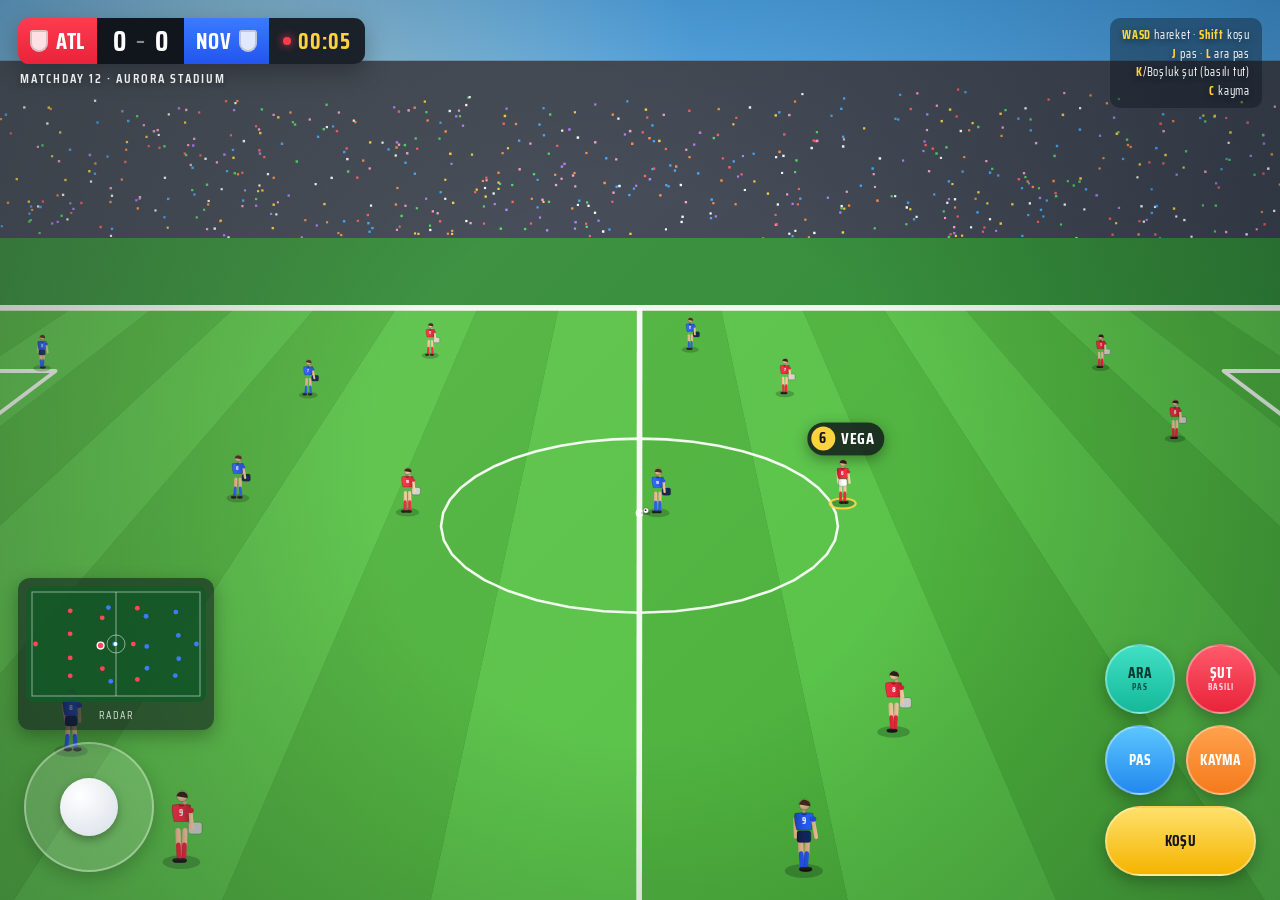
<file: football-game/fc-26/print.html>
<!DOCTYPE html>
<html lang="en">
<head>
<meta charset="UTF-8" />
<meta name="viewport" content="width=device-width, initial-scale=1, maximum-scale=1, user-scalable=no" />
<title>FC Pitch 3D — Match</title>
<link rel="preconnect" href="https://fonts.googleapis.com" />
<link rel="preconnect" href="https://fonts.gstatic.com" crossorigin />
<link href="https://fonts.googleapis.com/css2?family=Saira+Condensed:wght@600;700&family=Archivo:wght@600;700;800&display=swap" rel="stylesheet" />
<style>
  * { margin: 0; padding: 0; box-sizing: border-box; -webkit-tap-highlight-color: transparent; }
  html, body { width: 100%; height: 100%; overflow: hidden; background: #8fd3ff; font-family: 'Archivo', system-ui, sans-serif; user-select: none; }
  #c { display: block; width: 100vw; height: 100vh; }

  /* ---------- HUD ---------- */
  .hud { position: fixed; inset: 0; pointer-events: none; z-index: 10; }

  /* scoreboard top-left */
  .scoreboard {
    position: absolute; top: 18px; left: 18px; display: flex; align-items: stretch;
    height: 46px; border-radius: 11px; overflow: hidden;
    box-shadow: 0 8px 24px rgba(0,0,0,.28); font-family: 'Saira Condensed', sans-serif;
    backdrop-filter: blur(4px);
  }
  .sb-team { display: flex; align-items: center; gap: 8px; padding: 0 12px; color: #fff; font-weight: 700; font-size: 22px; letter-spacing: .5px; }
  .sb-team.home { background: linear-gradient(180deg, #ff3b50, #e8233a); }
  .sb-team.away { background: linear-gradient(180deg, #3a7bff, #2255ee); }
  .crest { width: 18px; height: 22px; border-radius: 3px 3px 9px 9px; background: rgba(255,255,255,.85); box-shadow: inset 0 0 0 2px rgba(0,0,0,.15); }
  .sb-score { display: flex; align-items: center; gap: 10px; padding: 0 16px; background: #11151c; color: #fff; font-size: 28px; font-weight: 700; }
  .sb-score .dash { opacity: .5; font-size: 20px; }
  .sb-clock { display: flex; align-items: center; gap: 7px; padding: 0 14px; background: #1b2129; color: #ffd23f; font-size: 22px; font-weight: 700; letter-spacing: 1px; }
  .live { width: 8px; height: 8px; border-radius: 50%; background: #ff3b50; box-shadow: 0 0 8px #ff3b50; animation: blink 1.4s infinite; }
  @keyframes blink { 0%,100% { opacity: 1; } 50% { opacity: .3; } }
  .matchday { position: absolute; top: 68px; left: 20px; color: #fff; font-family: 'Saira Condensed'; font-size: 13px; font-weight: 600; letter-spacing: 2px; text-shadow: 0 2px 6px rgba(0,0,0,.4); opacity: .9; }

  /* radar — lower-left, above the joystick */
  .radar-wrap { position: absolute; bottom: 170px; left: 18px; padding: 6px; background: rgba(12,18,28,.55); border-radius: 12px; box-shadow: 0 6px 18px rgba(0,0,0,.3); }
  #radar { display: block; border-radius: 8px; }
  .radar-lbl { color: #fff; font-family: 'Saira Condensed'; font-size: 11px; letter-spacing: 2px; text-align: center; margin-top: 3px; opacity: .8; }

  /* shot power meter (center-bottom) */
  .power-wrap { position: absolute; bottom: 92px; left: 50%; transform: translateX(-50%); width: 240px; opacity: 0; transition: opacity .12s; }
  .power-wrap.show { opacity: 1; }
  .power-lbl { color: #fff; font-family: 'Saira Condensed'; font-size: 13px; letter-spacing: 3px; text-align: center; margin-bottom: 5px; text-shadow: 0 2px 6px rgba(0,0,0,.5); }
  .power-bar { height: 14px; border-radius: 8px; background: rgba(0,0,0,.45); overflow: hidden; box-shadow: inset 0 1px 3px rgba(0,0,0,.5); }
  #powerFill { height: 100%; width: 0%; border-radius: 8px; background: linear-gradient(90deg, #4cd964, #ffd23f 55%, #ff3b50); transition: width .05s linear; }

  /* floating player name tag */
  .name-tag { position: absolute; display: none; align-items: center; gap: 6px; transform: translate(-50%, -120%); pointer-events: none;
    background: rgba(17,21,28,.82); padding: 4px 10px 4px 4px; border-radius: 20px; box-shadow: 0 4px 14px rgba(0,0,0,.35); }
  .name-tag .num { background: #ffd23f; color: #11151c; font-family: 'Saira Condensed'; font-weight: 700; font-size: 15px; min-width: 24px; height: 24px; border-radius: 14px; display: flex; align-items: center; justify-content: center; padding: 0 4px; }
  .name-tag .nm { color: #fff; font-family: 'Saira Condensed'; font-weight: 700; font-size: 16px; letter-spacing: .6px; }

  /* GOAL flash */
  .goal-flash { position: absolute; inset: 0; display: flex; align-items: center; justify-content: center; font-family: 'Saira Condensed'; font-weight: 700; font-size: 16vw; color: #fff; -webkit-text-stroke: 3px #11151c; text-shadow: 0 10px 40px rgba(0,0,0,.4); opacity: 0; transform: scale(.6); transition: all .35s cubic-bezier(.2,1.4,.4,1); letter-spacing: 4px; }
  .goal-flash.show { opacity: 1; transform: scale(1); }

  /* ---------- on-screen controls ---------- */
  .controls { pointer-events: none; }
  .joy { position: absolute; bottom: 28px; left: 24px; width: 130px; height: 130px; border-radius: 50%; background: rgba(255,255,255,.14); border: 2px solid rgba(255,255,255,.35); pointer-events: auto; touch-action: none; box-shadow: 0 6px 18px rgba(0,0,0,.2); }
  .joy-knob { position: absolute; top: 50%; left: 50%; width: 58px; height: 58px; margin: -29px 0 0 -29px; border-radius: 50%; background: radial-gradient(circle at 35% 30%, #fff, #d7dee8); box-shadow: 0 4px 10px rgba(0,0,0,.3); }
  .btns { position: absolute; bottom: 24px; right: 24px; display: grid; grid-template-columns: 70px 70px; grid-auto-rows: 70px; gap: 11px; pointer-events: none; }
  .btn { pointer-events: auto; touch-action: none; border-radius: 50%; display: flex; flex-direction: column; align-items: center; justify-content: center; color: #fff; font-family: 'Saira Condensed'; font-weight: 700; font-size: 15px; letter-spacing: .3px; box-shadow: 0 6px 16px rgba(0,0,0,.28); border: 2px solid rgba(255,255,255,.35); transition: transform .06s; cursor: pointer; text-align: center; line-height: 1; }
  .btn:active { transform: scale(.92); }
  .btn small { font-size: 9px; opacity: .8; letter-spacing: 1px; margin-top: 2px; }
  #btnThrough { grid-column: 1; grid-row: 1; background: linear-gradient(180deg,#3fe0c4,#16b89a); color:#063b32; }
  #btnShoot { grid-column: 2; grid-row: 1; background: linear-gradient(180deg,#ff5a6a,#e8233a); }
  #btnPass { grid-column: 1; grid-row: 2; background: linear-gradient(180deg,#5bc6ff,#2288ee); }
  #btnSlide { grid-column: 2; grid-row: 2; background: linear-gradient(180deg,#ffa14d,#f57a1b); }
  #btnSprint { grid-column: 1 / span 2; grid-row: 3; border-radius: 36px; background: linear-gradient(180deg,#ffe06b,#f5b400); color:#11151c; }

  .help { position: absolute; top: 18px; right: 18px; text-align: right; color: #fff; font-size: 12px; line-height: 1.55; font-family: 'Saira Condensed'; letter-spacing: .8px; text-shadow: 0 2px 6px rgba(0,0,0,.45); background: rgba(12,18,28,.4); padding: 8px 12px; border-radius: 10px; }
  .help b { color: #ffd23f; }
  @media (max-width: 720px) { .help { display: none; } .joy { transform: translateX(0); left: 26px; } }

  /* loading / error overlay */
  #loading { position: fixed; inset: 0; z-index: 50; display: flex; flex-direction: column; align-items: center; justify-content: center; gap: 18px; background: linear-gradient(160deg,#1b9c4b,#0f7a39); color: #fff; font-family: 'Saira Condensed', sans-serif; }
  #loading .ball { width: 46px; height: 46px; border-radius: 50%; background: #fff; box-shadow: inset -6px -6px 0 rgba(0,0,0,.12), 0 6px 16px rgba(0,0,0,.3); animation: spin 1s linear infinite; }
  @keyframes spin { to { transform: rotate(360deg); } }
  #loading .ldt { font-size: 20px; letter-spacing: 3px; opacity: .95; }
  #loading .err { display: none; max-width: 320px; text-align: center; font-size: 16px; line-height: 1.5; letter-spacing: 1px; }
  #loading.failed .ball, #loading.failed .ldt { display: none; }
  #loading.failed .err { display: block; }
</style>
</head>
<body>
<canvas id="c"></canvas>

<div class="hud">
  <div class="scoreboard">
    <div class="sb-team home"><span class="crest"></span>ATL</div>
    <div class="sb-score"><span id="scH">0</span><span class="dash">–</span><span id="scA">0</span></div>
    <div class="sb-team away">NOV<span class="crest"></span></div>
    <div class="sb-clock"><span class="live"></span><span id="clock">00:00</span></div>
  </div>
  <div class="matchday">MATCHDAY 12 · AURORA STADIUM</div>

  <div class="help">
    <b>WASD</b> hareket · <b>Shift</b> koşu<br />
    <b>J</b> pas · <b>L</b> ara pas<br />
    <b>K</b>/Boşluk şut (basılı tut)<br />
    <b>C</b> kayma
  </div>

  <div class="radar-wrap">
    <canvas id="radar" width="184" height="120"></canvas>
    <div class="radar-lbl">RADAR</div>
  </div>

  <div class="power-wrap" id="powerWrap">
    <div class="power-lbl">SHOT POWER</div>
    <div class="power-bar"><div id="powerFill"></div></div>
  </div>

  <div class="name-tag" id="nameTag"><span class="num">10</span><span class="nm">PLAYER</span></div>

  <div class="goal-flash" id="goalFlash">GOAL!</div>
</div>

<div id="loading">
  <div class="ball"></div>
  <div class="ldt">SAHA YÜKLENİYOR…</div>
  <div class="err">3B motor yüklenemedi.<br />İnternet bağlantını kontrol edip sayfayı yenile.</div>
</div>

<div class="controls">
  <div class="joy" id="joy"><div class="joy-knob" id="joyKnob"></div></div>
  <div class="btns">
    <div class="btn" id="btnThrough">ARA<small>PAS</small></div>
    <div class="btn" id="btnShoot">ŞUT<small>BASILI</small></div>
    <div class="btn" id="btnPass">PAS</div>
    <div class="btn" id="btnSlide">KAYMA</div>
    <div class="btn" id="btnSprint">KOŞU</div>
  </div>
</div>

<script src="render.js"></script>
<script src="game.js"></script>
<script>
(async () => {
  // Prepend so page-supplied @page / break rules (deck-stage's margin:0,
  // author CSS) keep source-order precedence over the baseline.
  const baseCss = document.createElement('style');
  baseCss.textContent = "@media print {\n  @page { margin: 0.5cm; }\n  html, body { print-color-adjust: exact; -webkit-print-color-adjust: exact; }\n  section, article, figure, table { break-inside: avoid; }\n  *, *::before, *::after {\n    animation-delay: -99s !important; animation-duration: .001s !important;\n    animation-iteration-count: 1 !important; animation-fill-mode: both !important;\n    animation-play-state: running !important; transition-duration: 0s !important;\n  }\n}";
  document.head.prepend(baseCss);
  if (document.readyState === 'loading') {
    await new Promise((r) => document.addEventListener('DOMContentLoaded', r, { once: true }));
  }
  let ds = document.querySelector('deck-stage');
  // whenDefined never resolves when nothing registers the element, so only
  // await it when a <deck-stage> tag exists (and race a timeout regardless).
  if (ds && !customElements.get('deck-stage')) {
    try {
      await Promise.race([
        customElements.whenDefined('deck-stage'),
        new Promise((r) => setTimeout(r, 3000)),
      ]);
    } catch (e) {}
    ds = document.querySelector('deck-stage');
  }
  // dc-runtime assigns window.DCLogic at init and mounts into #dc-root on
  // DOMContentLoaded; settle on that subtree so React has rendered before
  // print(). Non-DC pages fall through to weighing body.
  const isDc = !ds && 'DCLogic' in window;
  const settleRoot = ds || (isDc ? document.getElementById('dc-root') : null) || document.body;
  if (settleRoot) {
    // Weigh only content children — skip script/style/template so inline
    // Babel/CSS doesn't register as stable "content" before the framework
    // has mounted anything.
    const MEDIA = 'img,svg,canvas,video,picture,iframe,embed,object';
    const weigh = () => {
      let text = 0, media = 0;
      for (const c of settleRoot.children) {
        const t = c.tagName;
        if (t === 'SCRIPT' || t === 'STYLE' || t === 'TEMPLATE') continue;
        text += (c.textContent || '').trim().length;
        media += c.querySelectorAll(MEDIA).length + (c.matches(MEDIA) ? 1 : 0);
      }
      return text + media * 100;
    };
    // "Non-zero and stable" alone is not sufficient to mean rendered: generic
    // body can carry a static shell while async main content is pending, and
    // #dc-root can carry the root DC's static text while child refs are still
    // .sc-placeholder boxes. Gate generic on readyState 'complete', and never
    // accept stability while a dc-runtime placeholder is present.
    const isGeneric = settleRoot === document.body;
    const deadline = Date.now() + 15000;
    let last = -1, stable = 0;
    while (Date.now() < deadline) {
      const n = weigh();
      const ready =
        (!isGeneric || document.readyState === 'complete') &&
        !settleRoot.querySelector('.sc-placeholder');
      if (n > 0 && n === last && ready) { if (++stable >= 2) break; } else { stable = 0; }
      last = n;
      await new Promise((r) => setTimeout(r, 250));
    }
  }
  try { await document.fonts.ready; } catch (e) {}
  // Jump every animation to its end state so print() never captures a slide
  // mid-entrance. Ordering matters: the 0s-transition style must be live
  // BEFORE data-deck-active is set so attribute-keyed transitions don't
  // start a (now-0s) run from the pre-active base.
  const st = document.createElement('style');
  st.textContent = '*,*::before,*::after{animation-delay:-99s !important;animation-duration:.001s !important;animation-iteration-count:1 !important;animation-fill-mode:both !important;animation-play-state:running !important;transition-duration:0s !important}';
  document.head.appendChild(st);
  for (const d of document.querySelectorAll('deck-stage')) {
    for (const c of d.children) {
      const t = c.tagName;
      if (t === 'SCRIPT' || t === 'STYLE' || t === 'TEMPLATE') continue;
      c.setAttribute('data-deck-active', '');
    }
  }
  try {
    const sweep = () => {
      for (const a of document.getAnimations()) {
        try { a.finish(); } catch (e) {
          try { a.currentTime = (a.effect && a.effect.getComputedTiming().duration) || 0; a.pause(); } catch (e2) {}
        }
      }
    };
    sweep();
    await new Promise((r) => requestAnimationFrame(r));
    sweep();
    await new Promise((r) => requestAnimationFrame(r));
  } catch (e) {}
  setTimeout(() => { try { window.print(); } catch (e) {} }, 200);
})();
</script>
</body>
</html>
</file>
